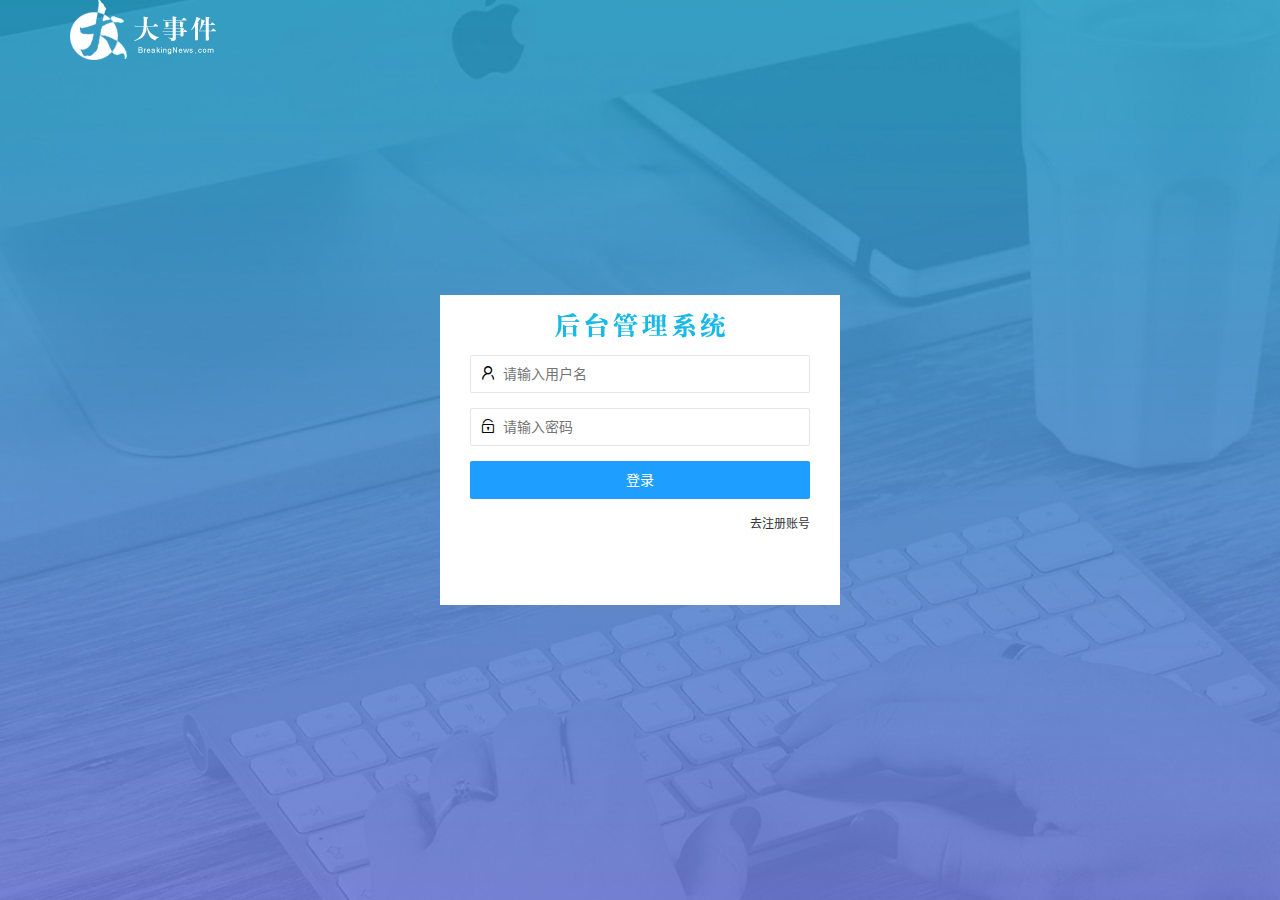
<file: login.html>
<!DOCTYPE html>
<html lang="zh-cn">
<head>
    <meta charset="UTF-8">
    <meta http-equiv="X-UA-Compatible" content="IE=edge">
    <meta name="keywords" content="关键词信息">
    <meta name="description" content="描述信息">
    <meta name="viewport" content="width=device-width,initial-scale=1.0">
    <link rel="shortcut icon" href="" type="image/x-icon">
    <title>大事件登录事件</title>
    <!-- 导入自己的样式表文件  -->
    <link rel="stylesheet" href="/assets/css/login.css">
    <!-- 导入layui样式 -->
    <link rel="stylesheet" href="/assets/lib/layui/css/layui.css">
</head>

<body>
    <!-- logo -->
    <div class="layui-main">
        <img src="/assets/images/logo.png" alt="" />
    </div>
    <!-- 登录注册区域 -->
    <div class="loginAndRegBox">
        <div class="title-box"></div>
        <!-- 登录的div -->
        <div class="login-box">
            <form class="layui-form" id="form_login">
                <!-- 用户名 -->
                <div class="layui-form-item">
                    <i class="layui-icon layui-icon-username"></i>
                    <input type="text" name="username" required lay-verify="required" placeholder="请输入用户名"
                        autocomplete="off" class="layui-input">
                </div>
                <!-- 密码 -->
                <div class="layui-form-item">
                    <i class="layui-icon layui-icon-password"></i>
                    <input type="password" name="password" required lay-verify="required|pwd" placeholder="请输入密码"
                        autocomplete="off" class="layui-input">
                </div>
                <!-- 登录按钮 -->
                <div class="layui-form-item">
                    <button class="layui-btn layui-btn-fluid layui-btn-normal" lay-submit
                        lay-filter="formDemo">登录</button>
                </div>
                <div class="layui-form-item links">
                    <a href="javascript:;" id="link_reg">去注册账号</a>
                </div>
            </form>

        </div>
        <!-- 注册的div -->
        <div class="reg-box">
            <form class="layui-form" id="form_reg">
                <!-- 用户名 -->
                <div class="layui-form-item">
                    <i class="layui-icon layui-icon-username"></i>
                    <input type="text" name="username" required lay-verify="required" placeholder="请输入用户名"
                        autocomplete="off" class="layui-input">
                </div>
                <!-- 密码 -->
                <div class="layui-form-item">
                    <i class="layui-icon layui-icon-password"></i>
                    <input type="password" name="password" required lay-verify="required|pwd" placeholder="请输入密码"
                        autocomplete="off" class="layui-input">
                </div>
                <!-- 密码确认框 -->
                <div class="layui-form-item">
                    <i class="layui-icon layui-icon-password"></i>
                    <input type="password" name="repassword" required lay-verify="required|pwd|repwd" placeholder="再次确认请输入密码"
                        autocomplete="off" class="layui-input">
                </div>
                <!-- 登录按钮 -->
                <div class="layui-form-item">
                    <button class="layui-btn layui-btn-fluid layui-btn-normal" lay-submit
                        lay-filter="formDemo">注册</button>
                </div>
                <div class="layui-form-item links">
                    <a href="javascript:;" id="link_login">去登录</a>
                </div>
            </form>
            
        </div>
    </div>
    <!-- 导入laiyuijs文件 -->
    <script src="/assets/lib/layui/layui.all.js"></script>
    <!-- 导入jQuery -->
    <script src="/assets/lib/jquery.js"></script>
    <script src="/assets/js/baseAPI.js"></script>
    <!-- 引入自己的js文件 -->
    <script src="/assets/js/login.js"></script>
    
</body>

</html>
</file>
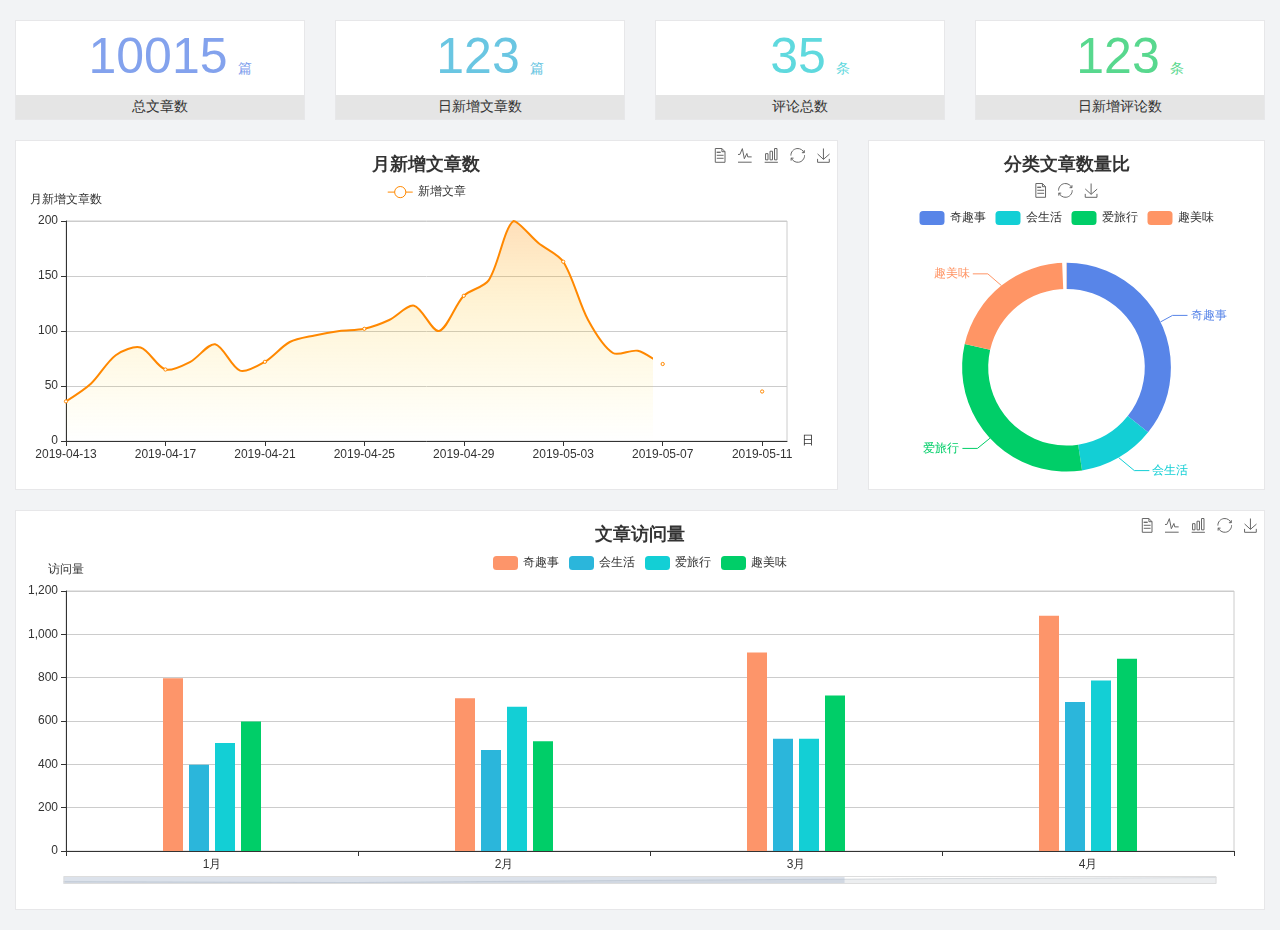
<file: home/dashboard.html>
<!DOCTYPE html>
<html lang="en">

<head>
  <meta charset="UTF-8">
  <meta name="viewport" content="width=device-width, initial-scale=1.0">
  <meta http-equiv="X-UA-Compatible" content="ie=edge">
  <title>图表统计</title>
  <link rel="stylesheet" href="../../assets/lib/bootstrap.css" />
  <link rel="stylesheet" href="../../assets/lib/main.css" />
  <script src="../../assets/lib/jquery.js"></script>
  <script type="text/javascript" src="../../assets/lib/echarts.min.js"></script>
</head>

<body>
  <div class="container-fluid">
    <div class="row spannel_list">
      <div class="col-sm-3 col-xs-6">
        <div class="spannel">
          <em>10015</em><span>篇</span>
          <b>总文章数</b>
        </div>
      </div>
      <div class="col-sm-3 col-xs-6">
        <div class="spannel scolor01">
          <em>123</em><span>篇</span>
          <b>日新增文章数</b>
        </div>
      </div>
      <div class="col-sm-3 col-xs-6">
        <div class="spannel scolor02">
          <em>35</em><span>条</span>
          <b>评论总数</b>
        </div>
      </div>
      <div class="col-sm-3 col-xs-6">
        <div class="spannel scolor03">
          <em>123</em><span>条</span>
          <b>日新增评论数</b>
        </div>
      </div>
    </div>
  </div>

  <div class="container-fluid">
    <div class="row curve-pie">
      <div class="col-lg-8 col-md-8">
        <div class="gragh_pannel" id="curve_show"></div>
      </div>
      <div class="col-lg-4 col-md-4">
        <div class="gragh_pannel" id="pie_show"></div>
      </div>
    </div>
  </div>

  <div class="container-fluid">
    <div class="column_pannel" id="column_show"></div>
  </div>

  <script>
    var oChart = echarts.init(document.getElementById('curve_show'));
    var aList_all = [
      { 'count': 36, 'date': '2019-04-13' },
      { 'count': 52, 'date': '2019-04-14' },
      { 'count': 78, 'date': '2019-04-15' },
      { 'count': 85, 'date': '2019-04-16' },
      { 'count': 65, 'date': '2019-04-17' },
      { 'count': 72, 'date': '2019-04-18' },
      { 'count': 88, 'date': '2019-04-19' },
      { 'count': 64, 'date': '2019-04-20' },
      { 'count': 72, 'date': '2019-04-21' },
      { 'count': 90, 'date': '2019-04-22' },
      { 'count': 96, 'date': '2019-04-23' },
      { 'count': 100, 'date': '2019-04-24' },
      { 'count': 102, 'date': '2019-04-25' },
      { 'count': 110, 'date': '2019-04-26' },
      { 'count': 123, 'date': '2019-04-27' },
      { 'count': 100, 'date': '2019-04-28' },
      { 'count': 132, 'date': '2019-04-29' },
      { 'count': 146, 'date': '2019-04-30' },
      { 'count': 200, 'date': '2019-05-01' },
      { 'count': 180, 'date': '2019-05-02' },
      { 'count': 163, 'date': '2019-05-03' },
      { 'count': 110, 'date': '2019-05-04' },
      { 'count': 80, 'date': '2019-05-05' },
      { 'count': 82, 'date': '2019-05-06' },
      { 'count': 70, 'date': '2019-05-07' },
      { 'count': 65, 'date': '2019-05-08' },
      { 'count': 54, 'date': '2019-05-09' },
      { 'count': 40, 'date': '2019-05-10' },
      { 'count': 45, 'date': '2019-05-11' },
      { 'count': 38, 'date': '2019-05-12' },
    ];

    let aCount = [];
    let aDate = [];

    for (var i = 0; i < aList_all.length; i++) {
      aCount.push(aList_all[i].count);
      aDate.push(aList_all[i].date);
    }

    var chartopt = {
      title: {
        text: '月新增文章数',
        left: 'center',
        top: '10'
      },
      tooltip: {
        trigger: 'axis'
      },
      legend: {
        data: ['新增文章'],
        top: '40'
      },
      toolbox: {
        show: true,
        feature: {
          mark: { show: true },
          dataView: { show: true, readOnly: false },
          magicType: { show: true, type: ['line', 'bar'] },
          restore: { show: true },
          saveAsImage: { show: true }
        }
      },
      calculable: true,
      xAxis: [
        {
          name: '日',
          type: 'category',
          boundaryGap: false,
          data: aDate
        }
      ],
      yAxis: [
        {
          name: '月新增文章数',
          type: 'value'
        }
      ],
      series: [
        {
          name: '新增文章',
          type: 'line',
          smooth: true,
          itemStyle: { normal: { areaStyle: { type: 'default' }, color: '#f80' }, lineStyle: { color: '#f80' } },
          data: aCount
        }],
      areaStyle: {
        normal: {
          color: new echarts.graphic.LinearGradient(0, 0, 0, 1, [{
            offset: 0,
            color: 'rgba(255,136,0,0.39)'
          }, {
            offset: .34,
            color: 'rgba(255,180,0,0.25)'
          }, {
            offset: 1,
            color: 'rgba(255,222,0,0.00)'
          }])

        }
      },
      grid: {
        show: true,
        x: 50,
        x2: 50,
        y: 80,
        height: 220
      }
    };

    oChart.setOption(chartopt);


    var oPie = echarts.init(document.getElementById('pie_show'));
    var oPieopt =
    {
      title: {
        top: 10,
        text: '分类文章数量比',
        x: 'center'
      },
      tooltip: {
        trigger: 'item',
        formatter: "{a} <br/>{b} : {c} ({d}%)"
      },
      color: ['#5885e8', '#13cfd5', '#00ce68', '#ff9565'],
      legend: {
        x: 'center',
        top: 65,
        data: ['奇趣事', '会生活', '爱旅行', '趣美味']
      },
      toolbox: {
        show: true,
        x: 'center',
        top: 35,
        feature: {
          mark: { show: true },
          dataView: { show: true, readOnly: false },
          magicType: {
            show: true,
            type: ['pie', 'funnel'],
            option: {
              funnel: {
                x: '25%',
                width: '50%',
                funnelAlign: 'left',
                max: 1548
              }
            }
          },
          restore: { show: true },
          saveAsImage: { show: true }
        }
      },
      calculable: true,
      series: [
        {
          name: '访问来源',
          type: 'pie',
          radius: ['45%', '60%'],
          center: ['50%', '65%'],
          data: [
            { value: 300, name: '奇趣事' },
            { value: 100, name: '会生活' },
            { value: 260, name: '爱旅行' },
            { value: 180, name: '趣美味' }
          ]
        }
      ]
    };
    oPie.setOption(oPieopt);



    var oColumn = this.echarts.init(document.getElementById('column_show'));
    var oColumnopt =
    {
      title: {
        text: '文章访问量',
        left: 'center',
        top: '10'
      },
      tooltip: {
        trigger: 'axis'
      },
      legend: {
        data: ['奇趣事', '会生活', '爱旅行', '趣美味'],
        top: '40'
      },
      toolbox: {
        show: true,
        feature: {
          mark: { show: true },
          dataView: { show: true, readOnly: false },
          magicType: { show: true, type: ['line', 'bar'] },
          restore: { show: true },
          saveAsImage: { show: true }
        }
      },
      calculable: true,
      xAxis: [
        {
          type: 'category',
          data: ['1月', '2月', '3月', '4月', '5月']
        }
      ],
      yAxis: [
        {
          name: '访问量',
          type: 'value'
        }
      ],
      series: [
        {
          name: '奇趣事',
          type: 'bar',
          barWidth: 20,
          itemStyle: {
            normal: { areaStyle: { type: 'default' }, color: '#fd956a' }
          },
          data: [800, 708, 920, 1090, 1200]
        },
        {
          name: '会生活',
          type: 'bar',
          barWidth: 20,
          itemStyle: {
            normal: { areaStyle: { type: 'default' }, color: '#2bb6db' }
          },
          data: [400, 468, 520, 690, 800]
        },
        {
          name: '爱旅行',
          type: 'bar',
          barWidth: 20,
          itemStyle: {
            normal: { areaStyle: { type: 'default' }, color: '#13cfd5' }
          },
          data: [500, 668, 520, 790, 900]
        },
        {
          name: '趣美味',
          type: 'bar',
          barWidth: 20,
          itemStyle: {
            normal: { areaStyle: { type: 'default' }, color: '#00ce68' }
          },
          data: [600, 508, 720, 890, 1000]
        }
      ],
      grid: {
        show: true,
        x: 50,
        x2: 30,
        y: 80,
        height: 260
      },
      dataZoom: [//给x轴设置滚动条
        {
          start: 0,//默认为0
          end: 100 - 1000 / 31,//默认为100
          type: 'slider',
          show: true,
          xAxisIndex: [0],
          handleSize: 0,//滑动条的 左右2个滑动条的大小
          height: 8,//组件高度
          left: 45, //左边的距离
          right: 50,//右边的距离
          bottom: 26,//右边的距离
          handleColor: '#ddd',//h滑动图标的颜色
          handleStyle: {
            borderColor: "#cacaca",
            borderWidth: "1",
            shadowBlur: 2,
            background: "#ddd",
            shadowColor: "#ddd",
          }
        }]
    };
    oColumn.setOption(oColumnopt);
  </script>
</body>

</html>
</file>
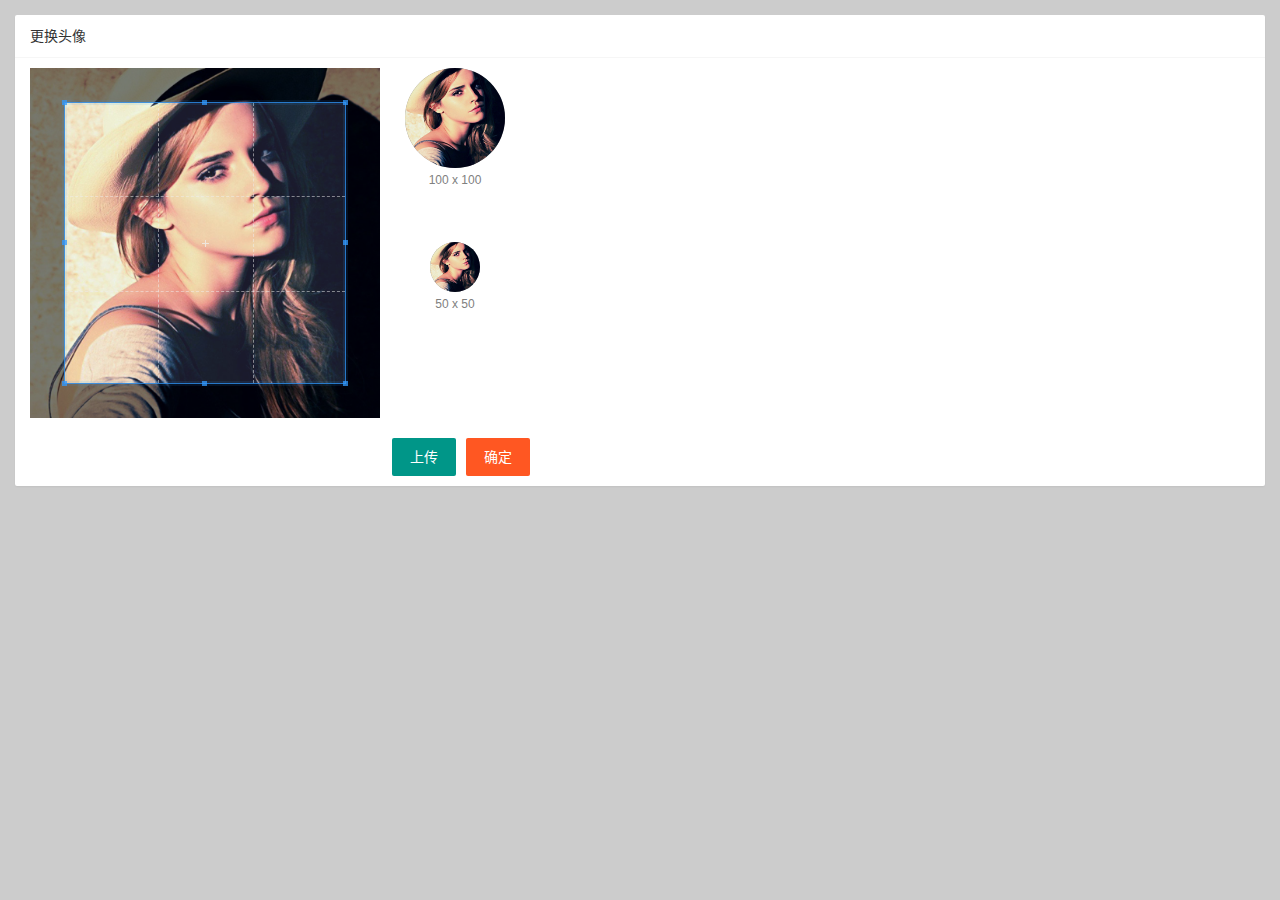
<file: user/user_avatar.html>
<!DOCTYPE html>
<html lang="zh-cn">

<head>
    <meta charset="UTF-8">
    <meta http-equiv="X-UA-Compatible" content="IE=edge">
    <meta name="keywords" content="关键词信息">
    <meta name="description" content="描述信息">
    <meta name="viewport" content="width=device-width,initial-scale=1.0">
    <link rel="shortcut icon" href="" type="image/x-icon">
    <title>袁大一</title>
    <link rel="stylesheet" href="/assets/lib/layui/css/layui.css">
    <link rel="stylesheet" href="/assets/css/user/user_avatar.css">
    <link rel="stylesheet" href="/assets/lib/cropper/cropper.css" />
</head>

<body>
    <!-- 卡片区域 -->
    <div class="layui-card">
        <div class="layui-card-header">更换头像</div>
        <div class="layui-card-body">
            <!-- 第一行的图片裁剪和预览区域 -->
            <div class="row1">
                <!-- 图片裁剪区域 -->
                <div class="cropper-box">
                    <!-- 这个 img 标签很重要，将来会把它初始化为裁剪区域 -->
                    <img id="image" src="/assets/images/sample.jpg" />
                </div>
                <!-- 图片的预览区域 -->
                <div class="preview-box">
                    <div>
                        <!-- 宽高为 100px 的预览区域 -->
                        <div class="img-preview w100"></div>
                        <p class="size">100 x 100</p>
                    </div>
                    <div>
                        <!-- 宽高为 50px 的预览区域 -->
                        <div class="img-preview w50"></div>
                        <p class="size">50 x 50</p>
                    </div>
                </div>
            </div>

            <!-- 第二行的按钮区域 -->
            <div class="row2">
                <input type="file" id="file" accept="image/png,image/jpeg">
                <button type="button" class="layui-btn" id="btnChoseImage">上传</button>
                <button type="button" class="layui-btn layui-btn-danger" id="btnUpload">确定</button>
            </div>
        </div>
    </div>
    <script src="/assets/lib/layui/layui.all.js"></script>
    <script src="/assets/lib/jquery.js"></script>
    <script src="/assets/lib/cropper/Cropper.js"></script>
    <script src="/assets/lib/cropper/jquery-cropper.js"></script>
    <script src="/assets/js/baseAPI.js"></script>
    <script src="/assets/js/user/user_avatar.js"></script>
</body>

</html>
</file>
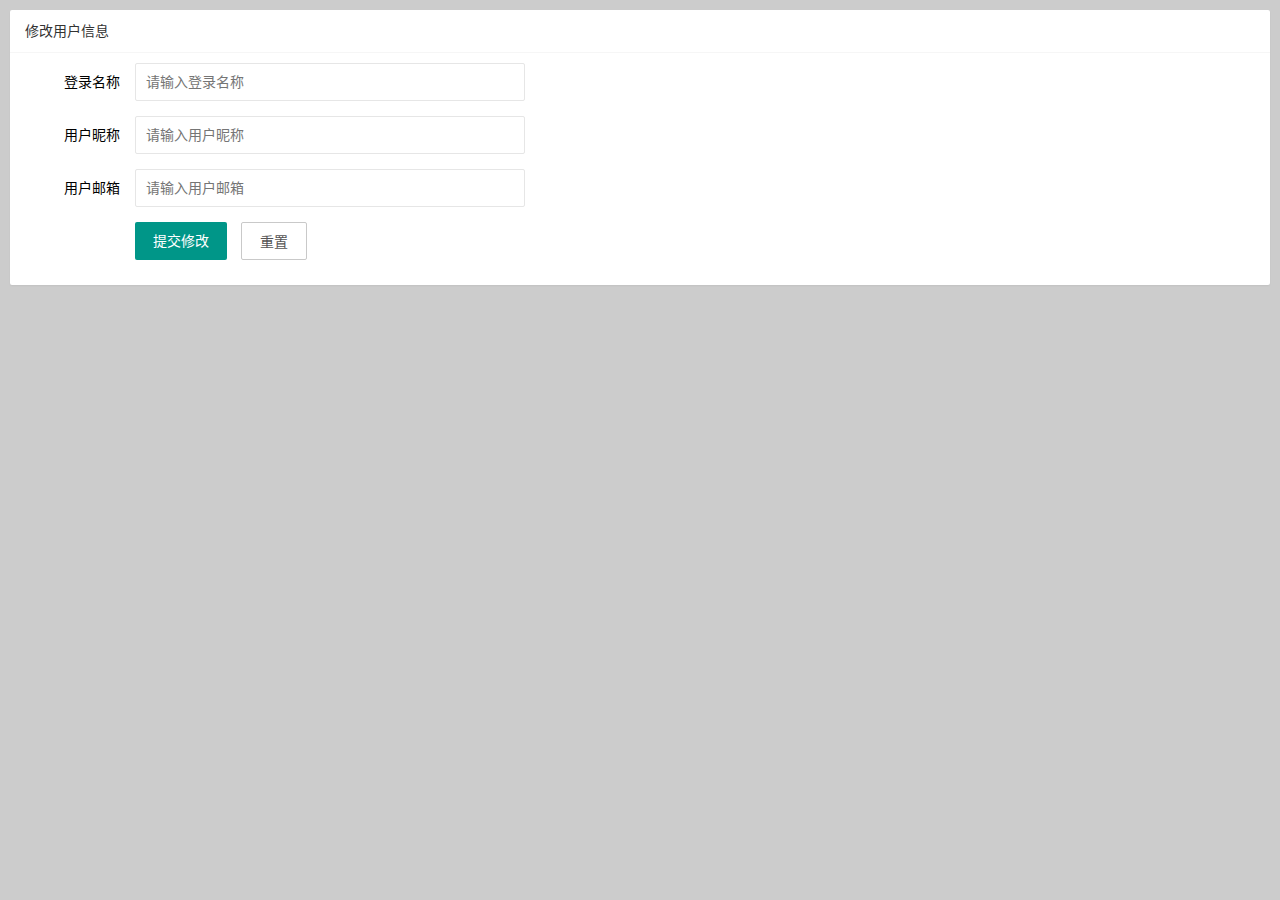
<file: user/user_info.html>
<!DOCTYPE html>
<html lang="zh-cn">

<head>
    <meta charset="UTF-8">
    <meta http-equiv="X-UA-Compatible" content="IE=edge">
    <meta name="keywords" content="关键词信息">
    <meta name="description" content="描述信息">
    <meta name="viewport" content="width=device-width,initial-scale=1.0">
    <link rel="shortcut icon" href="" type="image/x-icon">
    <title>袁大一</title>
    <link rel="stylesheet" href="/assets/lib/layui/css/layui.css">
    <link rel="stylesheet" href="/assets/css/user/user_info.css">
</head>

<body>
    <div class="layui-card">
        <div class="layui-card-header">修改用户信息</div>
        <div class="layui-card-body">
            <form class="layui-form" lay-filter="formUserInfo">
                <input type="hidden" name="id"/>
                <div class="layui-form-item">
                    <label class="layui-form-label">登录名称</label>
                    <div class="layui-input-block">
                        <input type="text" name="username" required lay-verify="required" placeholder="请输入登录名称"
                            autocomplete="off" class="layui-input" readonly>
                    </div>
                </div>
                <div class="layui-form-item">
                    <label class="layui-form-label">用户昵称</label>
                    <div class="layui-input-block">
                        <input type="text" name="nickname" required lay-verify="required|nickname" placeholder="请输入用户昵称"
                            autocomplete="off" class="layui-input">
                    </div>
                </div>
                <div class="layui-form-item">
                    <label class="layui-form-label">用户邮箱</label>
                    <div class="layui-input-block">
                        <input type="text" name="email" required lay-verify="required|email" placeholder="请输入用户邮箱"
                            autocomplete="off" class="layui-input">
                    </div>
                </div>
                <div class="layui-form-item">
                    <div class="layui-input-block">
                        <button class="layui-btn" lay-submit lay-filter="formDemo">提交修改</button>
                        <button type="reset" class="layui-btn layui-btn-primary" id="btnReset">重置</button>
                    </div>
                </div>
            </form>
        </div>
    </div>
    <script src="/assets/lib/layui/layui.all.js"></script>
    <script src="/assets/lib/jquery.js"></script>
    <script src="/assets/js/baseAPI.js"></script>
    <script src="/assets/js/user/user_info.js"></script>
</body>

</html>
</file>
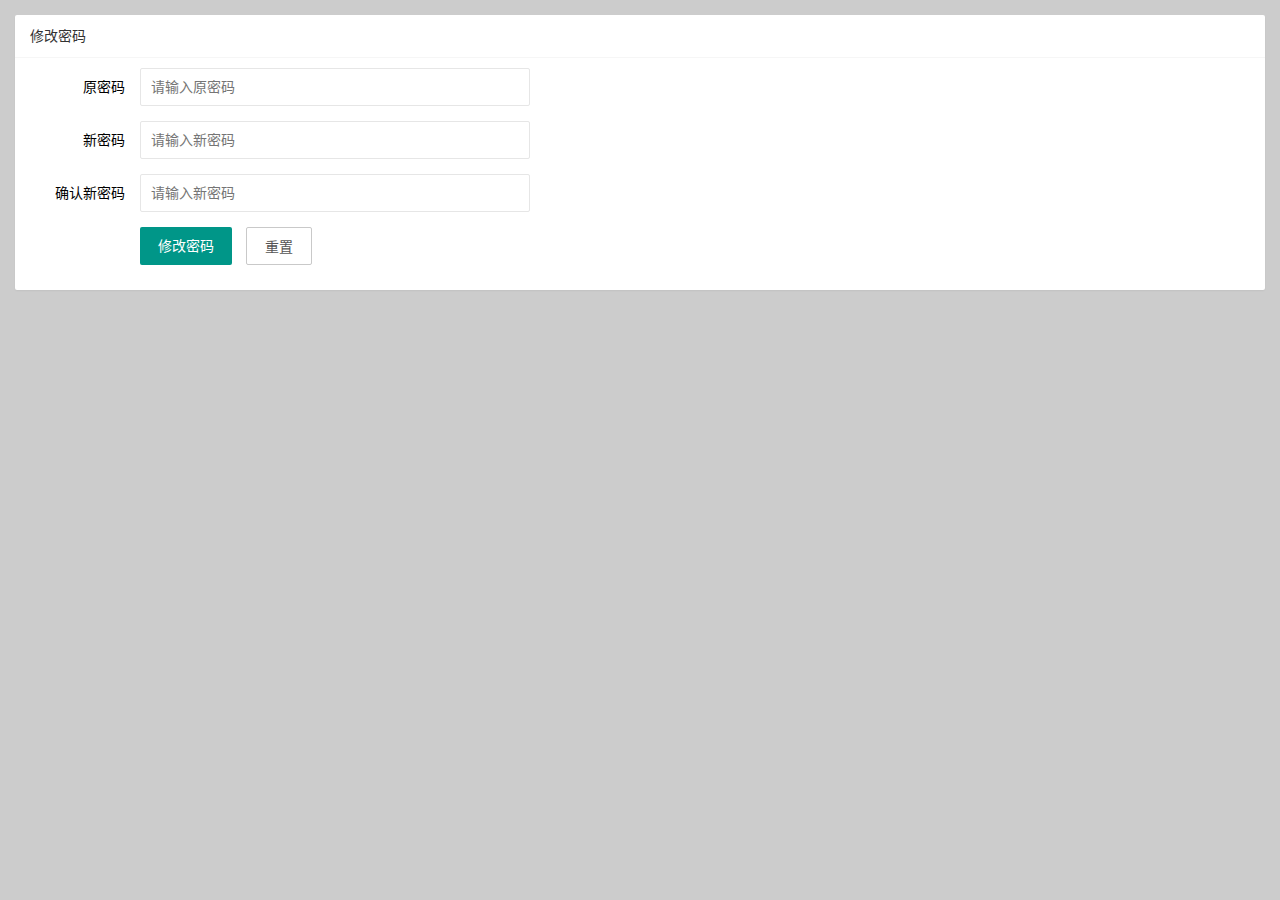
<file: user/user_pwd.html>
<!DOCTYPE html>
<html lang="zh-cn">

<head>
    <meta charset="UTF-8">
    <meta http-equiv="X-UA-Compatible" content="IE=edge">
    <meta name="keywords" content="关键词信息">
    <meta name="description" content="描述信息">
    <meta name="viewport" content="width=device-width,initial-scale=1.0">
    <link rel="shortcut icon" href="" type="image/x-icon">
    <title>袁大一</title>
    <link rel="stylesheet" href="/assets/lib/layui/css/layui.css">
    <link rel="stylesheet" href="/assets/css/user/user_pwd.css">
</head>

<body>
    <!-- 卡片区域 -->
    <div class="layui-card">
        <div class="layui-card-header">修改密码</div>
        <div class="layui-card-body">
            <form class="layui-form" action="">
                <div class="layui-form-item">
                    <label class="layui-form-label">原密码</label>
                    <div class="layui-input-block">
                        <input type="password" name="oldPwd" required lay-verify="required|pwd" placeholder="请输入原密码"
                            autocomplete="off" class="layui-input">
                    </div>
                </div>
                <div class="layui-form-item">
                    <label class="layui-form-label">新密码</label>
                    <div class="layui-input-block">
                        <input type="password" name="newPwd" required lay-verify="required|pwd|samePwd" placeholder="请输入新密码"
                            autocomplete="off" class="layui-input">
                    </div>
                </div>
                <div class="layui-form-item">
                    <label class="layui-form-label">确认新密码</label>
                    <div class="layui-input-block">
                        <input type="password" name="rePwd" required lay-verify="required|pwd|rePwd" placeholder="请输入新密码"
                            autocomplete="off" class="layui-input">
                    </div>
                </div>
                <div class="layui-form-item">
                    <div class="layui-input-block">
                      <button class="layui-btn" lay-submit lay-filter="formDemo">修改密码</button>
                      <button type="reset" class="layui-btn layui-btn-primary">重置</button>
                    </div>
                  </div>
            </form>
        </div>
    </div>
    <script src="/assets/lib/layui/layui.all.js"></script>
    <script src="/assets/lib/jquery.js"></script>
    <script src="/assets/js/baseAPI.js"></script>
    <script src="/assets/js/user/user_pwd.js"></script>
</body>

</html>
</file>
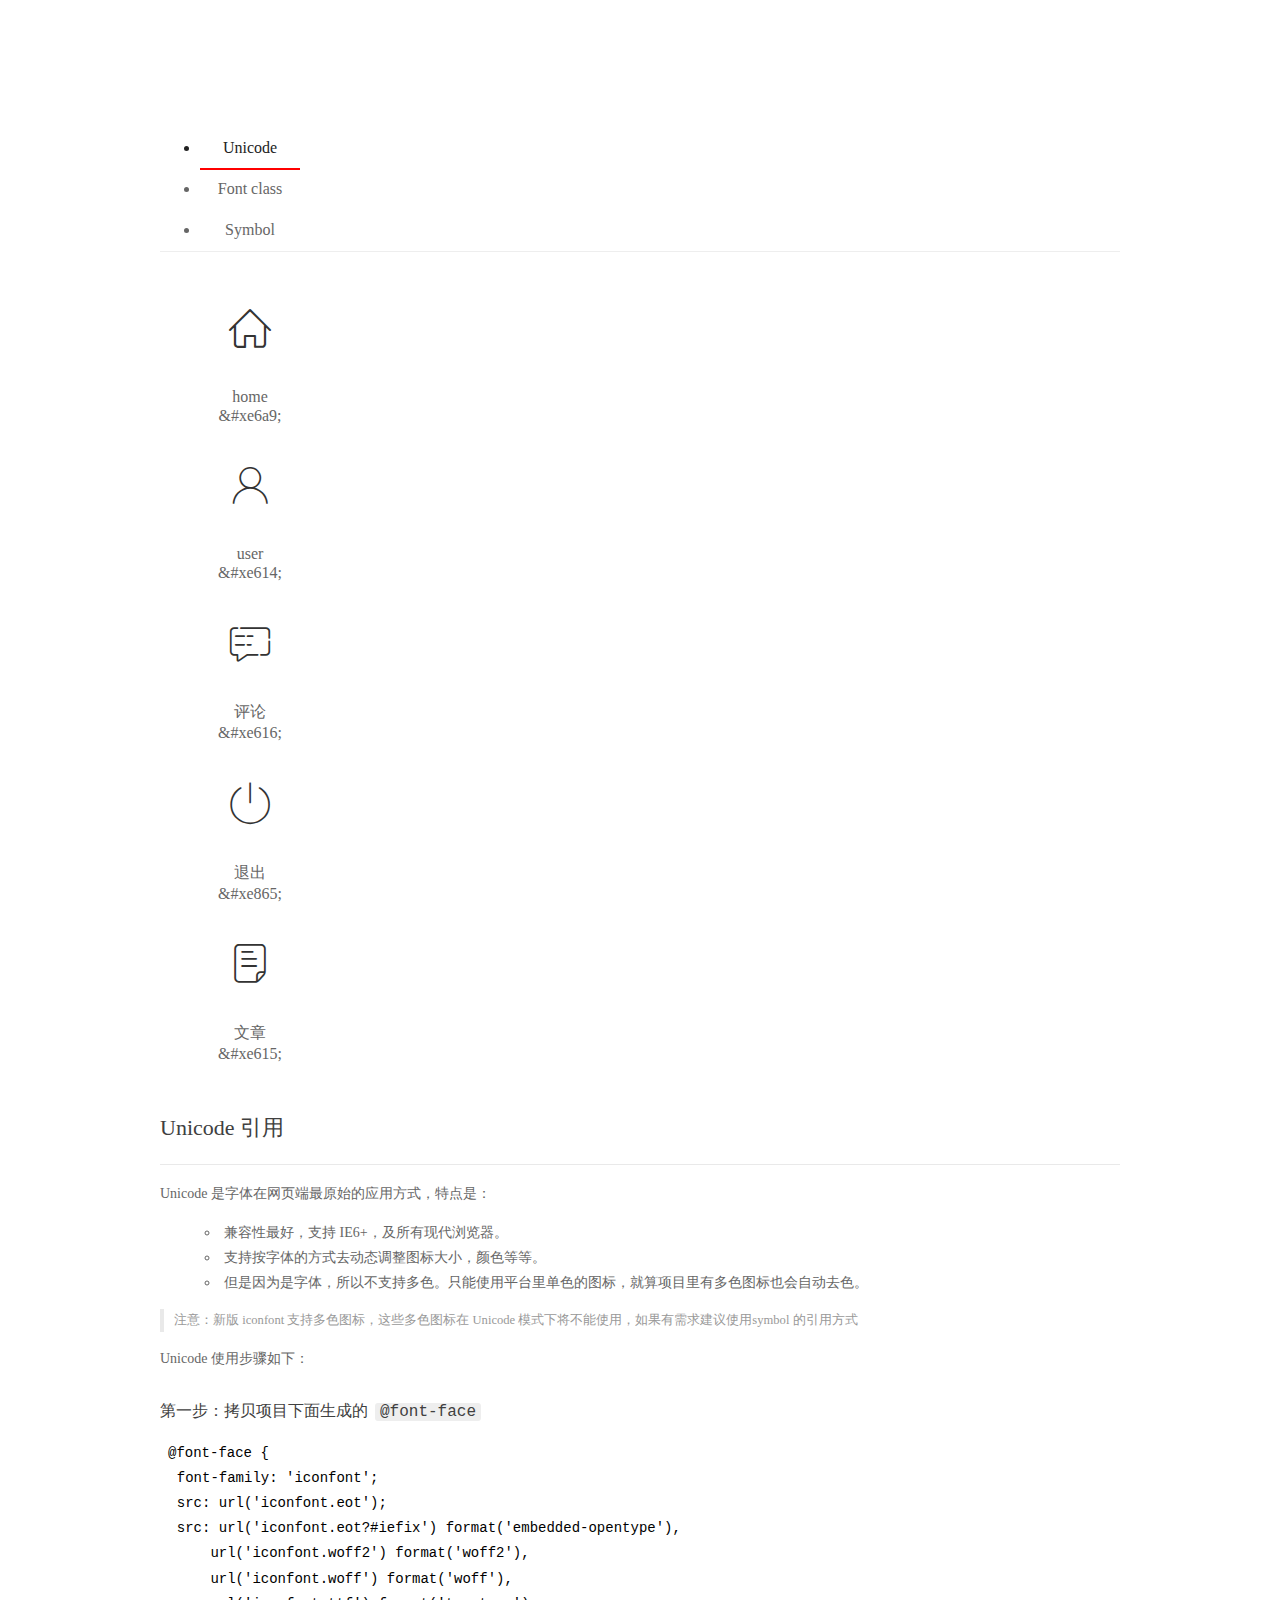
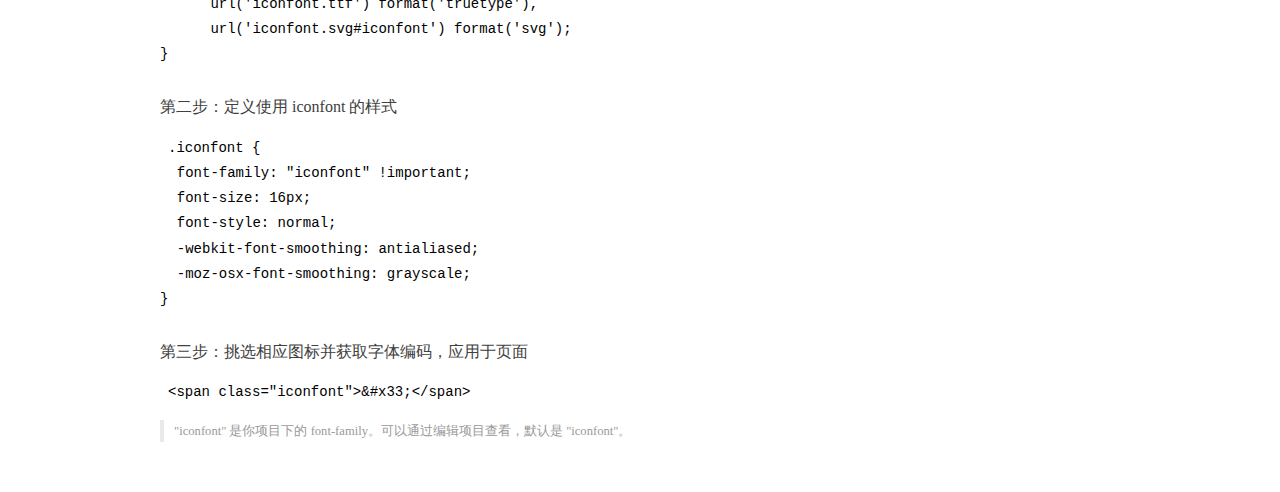
<file: assets/fonts/demo_index.html>
<!DOCTYPE html>
<html>
<head>
  <meta charset="utf-8"/>
  <title>IconFont Demo</title>
  <link rel="shortcut icon" href="https://gtms04.alicdn.com/tps/i4/TB1_oz6GVXXXXaFXpXXJDFnIXXX-64-64.ico" type="image/x-icon"/>
  <link rel="stylesheet" href="https://g.alicdn.com/thx/cube/1.3.2/cube.min.css">
  <link rel="stylesheet" href="demo.css">
  <link rel="stylesheet" href="iconfont.css">
  <script src="iconfont.js"></script>
  <!-- jQuery -->
  <script src="https://a1.alicdn.com/oss/uploads/2018/12/26/7bfddb60-08e8-11e9-9b04-53e73bb6408b.js"></script>
  <!-- 代码高亮 -->
  <script src="https://a1.alicdn.com/oss/uploads/2018/12/26/a3f714d0-08e6-11e9-8a15-ebf944d7534c.js"></script>
</head>
<body>
  <div class="main">
    <h1 class="logo"><a href="https://www.iconfont.cn/" title="iconfont 首页" target="_blank">&#xe86b;</a></h1>
    <div class="nav-tabs">
      <ul id="tabs" class="dib-box">
        <li class="dib active"><span>Unicode</span></li>
        <li class="dib"><span>Font class</span></li>
        <li class="dib"><span>Symbol</span></li>
      </ul>
      
    </div>
    <div class="tab-container">
      <div class="content unicode" style="display: block;">
          <ul class="icon_lists dib-box">
          
            <li class="dib">
              <span class="icon iconfont">&#xe6a9;</span>
                <div class="name">home</div>
                <div class="code-name">&amp;#xe6a9;</div>
              </li>
          
            <li class="dib">
              <span class="icon iconfont">&#xe614;</span>
                <div class="name">user</div>
                <div class="code-name">&amp;#xe614;</div>
              </li>
          
            <li class="dib">
              <span class="icon iconfont">&#xe616;</span>
                <div class="name">评论</div>
                <div class="code-name">&amp;#xe616;</div>
              </li>
          
            <li class="dib">
              <span class="icon iconfont">&#xe865;</span>
                <div class="name">退出</div>
                <div class="code-name">&amp;#xe865;</div>
              </li>
          
            <li class="dib">
              <span class="icon iconfont">&#xe615;</span>
                <div class="name">文章</div>
                <div class="code-name">&amp;#xe615;</div>
              </li>
          
          </ul>
          <div class="article markdown">
          <h2 id="unicode-">Unicode 引用</h2>
          <hr>

          <p>Unicode 是字体在网页端最原始的应用方式，特点是：</p>
          <ul>
            <li>兼容性最好，支持 IE6+，及所有现代浏览器。</li>
            <li>支持按字体的方式去动态调整图标大小，颜色等等。</li>
            <li>但是因为是字体，所以不支持多色。只能使用平台里单色的图标，就算项目里有多色图标也会自动去色。</li>
          </ul>
          <blockquote>
            <p>注意：新版 iconfont 支持多色图标，这些多色图标在 Unicode 模式下将不能使用，如果有需求建议使用symbol 的引用方式</p>
          </blockquote>
          <p>Unicode 使用步骤如下：</p>
          <h3 id="-font-face">第一步：拷贝项目下面生成的 <code>@font-face</code></h3>
<pre><code class="language-css"
>@font-face {
  font-family: 'iconfont';
  src: url('iconfont.eot');
  src: url('iconfont.eot?#iefix') format('embedded-opentype'),
      url('iconfont.woff2') format('woff2'),
      url('iconfont.woff') format('woff'),
      url('iconfont.ttf') format('truetype'),
      url('iconfont.svg#iconfont') format('svg');
}
</code></pre>
          <h3 id="-iconfont-">第二步：定义使用 iconfont 的样式</h3>
<pre><code class="language-css"
>.iconfont {
  font-family: "iconfont" !important;
  font-size: 16px;
  font-style: normal;
  -webkit-font-smoothing: antialiased;
  -moz-osx-font-smoothing: grayscale;
}
</code></pre>
          <h3 id="-">第三步：挑选相应图标并获取字体编码，应用于页面</h3>
<pre>
<code class="language-html"
>&lt;span class="iconfont"&gt;&amp;#x33;&lt;/span&gt;
</code></pre>
          <blockquote>
            <p>"iconfont" 是你项目下的 font-family。可以通过编辑项目查看，默认是 "iconfont"。</p>
          </blockquote>
          </div>
      </div>
      <div class="content font-class">
        <ul class="icon_lists dib-box">
          
          <li class="dib">
            <span class="icon iconfont icon-home"></span>
            <div class="name">
              home
            </div>
            <div class="code-name">.icon-home
            </div>
          </li>
          
          <li class="dib">
            <span class="icon iconfont icon-user"></span>
            <div class="name">
              user
            </div>
            <div class="code-name">.icon-user
            </div>
          </li>
          
          <li class="dib">
            <span class="icon iconfont icon-pinglun"></span>
            <div class="name">
              评论
            </div>
            <div class="code-name">.icon-pinglun
            </div>
          </li>
          
          <li class="dib">
            <span class="icon iconfont icon-tuichu"></span>
            <div class="name">
              退出
            </div>
            <div class="code-name">.icon-tuichu
            </div>
          </li>
          
          <li class="dib">
            <span class="icon iconfont icon-16"></span>
            <div class="name">
              文章
            </div>
            <div class="code-name">.icon-16
            </div>
          </li>
          
        </ul>
        <div class="article markdown">
        <h2 id="font-class-">font-class 引用</h2>
        <hr>

        <p>font-class 是 Unicode 使用方式的一种变种，主要是解决 Unicode 书写不直观，语意不明确的问题。</p>
        <p>与 Unicode 使用方式相比，具有如下特点：</p>
        <ul>
          <li>兼容性良好，支持 IE8+，及所有现代浏览器。</li>
          <li>相比于 Unicode 语意明确，书写更直观。可以很容易分辨这个 icon 是什么。</li>
          <li>因为使用 class 来定义图标，所以当要替换图标时，只需要修改 class 里面的 Unicode 引用。</li>
          <li>不过因为本质上还是使用的字体，所以多色图标还是不支持的。</li>
        </ul>
        <p>使用步骤如下：</p>
        <h3 id="-fontclass-">第一步：引入项目下面生成的 fontclass 代码：</h3>
<pre><code class="language-html">&lt;link rel="stylesheet" href="./iconfont.css"&gt;
</code></pre>
        <h3 id="-">第二步：挑选相应图标并获取类名，应用于页面：</h3>
<pre><code class="language-html">&lt;span class="iconfont icon-xxx"&gt;&lt;/span&gt;
</code></pre>
        <blockquote>
          <p>"
            iconfont" 是你项目下的 font-family。可以通过编辑项目查看，默认是 "iconfont"。</p>
        </blockquote>
      </div>
      </div>
      <div class="content symbol">
          <ul class="icon_lists dib-box">
          
            <li class="dib">
                <svg class="icon svg-icon" aria-hidden="true">
                  <use xlink:href="#icon-home"></use>
                </svg>
                <div class="name">home</div>
                <div class="code-name">#icon-home</div>
            </li>
          
            <li class="dib">
                <svg class="icon svg-icon" aria-hidden="true">
                  <use xlink:href="#icon-user"></use>
                </svg>
                <div class="name">user</div>
                <div class="code-name">#icon-user</div>
            </li>
          
            <li class="dib">
                <svg class="icon svg-icon" aria-hidden="true">
                  <use xlink:href="#icon-pinglun"></use>
                </svg>
                <div class="name">评论</div>
                <div class="code-name">#icon-pinglun</div>
            </li>
          
            <li class="dib">
                <svg class="icon svg-icon" aria-hidden="true">
                  <use xlink:href="#icon-tuichu"></use>
                </svg>
                <div class="name">退出</div>
                <div class="code-name">#icon-tuichu</div>
            </li>
          
            <li class="dib">
                <svg class="icon svg-icon" aria-hidden="true">
                  <use xlink:href="#icon-16"></use>
                </svg>
                <div class="name">文章</div>
                <div class="code-name">#icon-16</div>
            </li>
          
          </ul>
          <div class="article markdown">
          <h2 id="symbol-">Symbol 引用</h2>
          <hr>

          <p>这是一种全新的使用方式，应该说这才是未来的主流，也是平台目前推荐的用法。相关介绍可以参考这篇<a href="">文章</a>
            这种用法其实是做了一个 SVG 的集合，与另外两种相比具有如下特点：</p>
          <ul>
            <li>支持多色图标了，不再受单色限制。</li>
            <li>通过一些技巧，支持像字体那样，通过 <code>font-size</code>, <code>color</code> 来调整样式。</li>
            <li>兼容性较差，支持 IE9+，及现代浏览器。</li>
            <li>浏览器渲染 SVG 的性能一般，还不如 png。</li>
          </ul>
          <p>使用步骤如下：</p>
          <h3 id="-symbol-">第一步：引入项目下面生成的 symbol 代码：</h3>
<pre><code class="language-html">&lt;script src="./iconfont.js"&gt;&lt;/script&gt;
</code></pre>
          <h3 id="-css-">第二步：加入通用 CSS 代码（引入一次就行）：</h3>
<pre><code class="language-html">&lt;style&gt;
.icon {
  width: 1em;
  height: 1em;
  vertical-align: -0.15em;
  fill: currentColor;
  overflow: hidden;
}
&lt;/style&gt;
</code></pre>
          <h3 id="-">第三步：挑选相应图标并获取类名，应用于页面：</h3>
<pre><code class="language-html">&lt;svg class="icon" aria-hidden="true"&gt;
  &lt;use xlink:href="#icon-xxx"&gt;&lt;/use&gt;
&lt;/svg&gt;
</code></pre>
          </div>
      </div>

    </div>
  </div>
  <script>
  $(document).ready(function () {
      $('.tab-container .content:first').show()

      $('#tabs li').click(function (e) {
        var tabContent = $('.tab-container .content')
        var index = $(this).index()

        if ($(this).hasClass('active')) {
          return
        } else {
          $('#tabs li').removeClass('active')
          $(this).addClass('active')

          tabContent.hide().eq(index).fadeIn()
        }
      })
    })
  </script>
</body>
</html>
</file>
<file: assets/css/login.css>
/* 清除默认样式 */
html,
body {
    margin: 0;
    padding: 0;
    width: 100%;
    height: 100%;
    background: url('/assets/images/login_bg.jpg') no-repeat center;
    background-size: cover;
}
.loginAndRegBox {
    width: 400px;
    height: 310px;
    background-color: #fff;
    position: absolute;
    left: 50%;
    top: 50%;
    transform: translate(-50%,-50%);
}
.title-box {
    height: 60px;
    background: url('/assets/images/login_title.png') no-repeat center;
}
.reg-box {
    display: none;
}
.layui-form {
    padding: 0 30px;

}
.links {
    display: flex;
    justify-content: flex-end;
}
.links a {
    font-size: 12px;
}
.layui-form-item {
    position: relative;
}
.layui-icon {
    position: absolute;
    left: 10px;
    top: 10px;
}
.layui-input {
    padding-left: 32px !important;
}
</file>
<file: assets/lib/layui/css/layui.css>
/** layui-v2.5.5 MIT License By https://www.layui.com */
 .layui-inline,img{display:inline-block;vertical-align:middle}h1,h2,h3,h4,h5,h6{font-weight:400}.layui-edge,.layui-header,.layui-inline,.layui-main{position:relative}.layui-body,.layui-edge,.layui-elip{overflow:hidden}.layui-btn,.layui-edge,.layui-inline,img{vertical-align:middle}.layui-btn,.layui-disabled,.layui-icon,.layui-unselect{-moz-user-select:none;-webkit-user-select:none;-ms-user-select:none}.layui-elip,.layui-form-checkbox span,.layui-form-pane .layui-form-label{text-overflow:ellipsis;white-space:nowrap}.layui-breadcrumb,.layui-tree-btnGroup{visibility:hidden}blockquote,body,button,dd,div,dl,dt,form,h1,h2,h3,h4,h5,h6,input,li,ol,p,pre,td,textarea,th,ul{margin:0;padding:0;-webkit-tap-highlight-color:rgba(0,0,0,0)}a:active,a:hover{outline:0}img{border:none}li{list-style:none}table{border-collapse:collapse;border-spacing:0}h4,h5,h6{font-size:100%}button,input,optgroup,option,select,textarea{font-family:inherit;font-size:inherit;font-style:inherit;font-weight:inherit;outline:0}pre{white-space:pre-wrap;white-space:-moz-pre-wrap;white-space:-pre-wrap;white-space:-o-pre-wrap;word-wrap:break-word}body{line-height:24px;font:14px Helvetica Neue,Helvetica,PingFang SC,Tahoma,Arial,sans-serif}hr{height:1px;margin:10px 0;border:0;clear:both}a{color:#333;text-decoration:none}a:hover{color:#777}a cite{font-style:normal;*cursor:pointer}.layui-border-box,.layui-border-box *{box-sizing:border-box}.layui-box,.layui-box *{box-sizing:content-box}.layui-clear{clear:both;*zoom:1}.layui-clear:after{content:'\20';clear:both;*zoom:1;display:block;height:0}.layui-inline{*display:inline;*zoom:1}.layui-edge{display:inline-block;width:0;height:0;border-width:6px;border-style:dashed;border-color:transparent}.layui-edge-top{top:-4px;border-bottom-color:#999;border-bottom-style:solid}.layui-edge-right{border-left-color:#999;border-left-style:solid}.layui-edge-bottom{top:2px;border-top-color:#999;border-top-style:solid}.layui-edge-left{border-right-color:#999;border-right-style:solid}.layui-disabled,.layui-disabled:hover{color:#d2d2d2!important;cursor:not-allowed!important}.layui-circle{border-radius:100%}.layui-show{display:block!important}.layui-hide{display:none!important}@font-face{font-family:layui-icon;src:url(../font/iconfont.eot?v=250);src:url(../font/iconfont.eot?v=250#iefix) format('embedded-opentype'),url(../font/iconfont.woff2?v=250) format('woff2'),url(../font/iconfont.woff?v=250) format('woff'),url(../font/iconfont.ttf?v=250) format('truetype'),url(../font/iconfont.svg?v=250#layui-icon) format('svg')}.layui-icon{font-family:layui-icon!important;font-size:16px;font-style:normal;-webkit-font-smoothing:antialiased;-moz-osx-font-smoothing:grayscale}.layui-icon-reply-fill:before{content:"\e611"}.layui-icon-set-fill:before{content:"\e614"}.layui-icon-menu-fill:before{content:"\e60f"}.layui-icon-search:before{content:"\e615"}.layui-icon-share:before{content:"\e641"}.layui-icon-set-sm:before{content:"\e620"}.layui-icon-engine:before{content:"\e628"}.layui-icon-close:before{content:"\1006"}.layui-icon-close-fill:before{content:"\1007"}.layui-icon-chart-screen:before{content:"\e629"}.layui-icon-star:before{content:"\e600"}.layui-icon-circle-dot:before{content:"\e617"}.layui-icon-chat:before{content:"\e606"}.layui-icon-release:before{content:"\e609"}.layui-icon-list:before{content:"\e60a"}.layui-icon-chart:before{content:"\e62c"}.layui-icon-ok-circle:before{content:"\1005"}.layui-icon-layim-theme:before{content:"\e61b"}.layui-icon-table:before{content:"\e62d"}.layui-icon-right:before{content:"\e602"}.layui-icon-left:before{content:"\e603"}.layui-icon-cart-simple:before{content:"\e698"}.layui-icon-face-cry:before{content:"\e69c"}.layui-icon-face-smile:before{content:"\e6af"}.layui-icon-survey:before{content:"\e6b2"}.layui-icon-tree:before{content:"\e62e"}.layui-icon-upload-circle:before{content:"\e62f"}.layui-icon-add-circle:before{content:"\e61f"}.layui-icon-download-circle:before{content:"\e601"}.layui-icon-templeate-1:before{content:"\e630"}.layui-icon-util:before{content:"\e631"}.layui-icon-face-surprised:before{content:"\e664"}.layui-icon-edit:before{content:"\e642"}.layui-icon-speaker:before{content:"\e645"}.layui-icon-down:before{content:"\e61a"}.layui-icon-file:before{content:"\e621"}.layui-icon-layouts:before{content:"\e632"}.layui-icon-rate-half:before{content:"\e6c9"}.layui-icon-add-circle-fine:before{content:"\e608"}.layui-icon-prev-circle:before{content:"\e633"}.layui-icon-read:before{content:"\e705"}.layui-icon-404:before{content:"\e61c"}.layui-icon-carousel:before{content:"\e634"}.layui-icon-help:before{content:"\e607"}.layui-icon-code-circle:before{content:"\e635"}.layui-icon-water:before{content:"\e636"}.layui-icon-username:before{content:"\e66f"}.layui-icon-find-fill:before{content:"\e670"}.layui-icon-about:before{content:"\e60b"}.layui-icon-location:before{content:"\e715"}.layui-icon-up:before{content:"\e619"}.layui-icon-pause:before{content:"\e651"}.layui-icon-date:before{content:"\e637"}.layui-icon-layim-uploadfile:before{content:"\e61d"}.layui-icon-delete:before{content:"\e640"}.layui-icon-play:before{content:"\e652"}.layui-icon-top:before{content:"\e604"}.layui-icon-friends:before{content:"\e612"}.layui-icon-refresh-3:before{content:"\e9aa"}.layui-icon-ok:before{content:"\e605"}.layui-icon-layer:before{content:"\e638"}.layui-icon-face-smile-fine:before{content:"\e60c"}.layui-icon-dollar:before{content:"\e659"}.layui-icon-group:before{content:"\e613"}.layui-icon-layim-download:before{content:"\e61e"}.layui-icon-picture-fine:before{content:"\e60d"}.layui-icon-link:before{content:"\e64c"}.layui-icon-diamond:before{content:"\e735"}.layui-icon-log:before{content:"\e60e"}.layui-icon-rate-solid:before{content:"\e67a"}.layui-icon-fonts-del:before{content:"\e64f"}.layui-icon-unlink:before{content:"\e64d"}.layui-icon-fonts-clear:before{content:"\e639"}.layui-icon-triangle-r:before{content:"\e623"}.layui-icon-circle:before{content:"\e63f"}.layui-icon-radio:before{content:"\e643"}.layui-icon-align-center:before{content:"\e647"}.layui-icon-align-right:before{content:"\e648"}.layui-icon-align-left:before{content:"\e649"}.layui-icon-loading-1:before{content:"\e63e"}.layui-icon-return:before{content:"\e65c"}.layui-icon-fonts-strong:before{content:"\e62b"}.layui-icon-upload:before{content:"\e67c"}.layui-icon-dialogue:before{content:"\e63a"}.layui-icon-video:before{content:"\e6ed"}.layui-icon-headset:before{content:"\e6fc"}.layui-icon-cellphone-fine:before{content:"\e63b"}.layui-icon-add-1:before{content:"\e654"}.layui-icon-face-smile-b:before{content:"\e650"}.layui-icon-fonts-html:before{content:"\e64b"}.layui-icon-form:before{content:"\e63c"}.layui-icon-cart:before{content:"\e657"}.layui-icon-camera-fill:before{content:"\e65d"}.layui-icon-tabs:before{content:"\e62a"}.layui-icon-fonts-code:before{content:"\e64e"}.layui-icon-fire:before{content:"\e756"}.layui-icon-set:before{content:"\e716"}.layui-icon-fonts-u:before{content:"\e646"}.layui-icon-triangle-d:before{content:"\e625"}.layui-icon-tips:before{content:"\e702"}.layui-icon-picture:before{content:"\e64a"}.layui-icon-more-vertical:before{content:"\e671"}.layui-icon-flag:before{content:"\e66c"}.layui-icon-loading:before{content:"\e63d"}.layui-icon-fonts-i:before{content:"\e644"}.layui-icon-refresh-1:before{content:"\e666"}.layui-icon-rmb:before{content:"\e65e"}.layui-icon-home:before{content:"\e68e"}.layui-icon-user:before{content:"\e770"}.layui-icon-notice:before{content:"\e667"}.layui-icon-login-weibo:before{content:"\e675"}.layui-icon-voice:before{content:"\e688"}.layui-icon-upload-drag:before{content:"\e681"}.layui-icon-login-qq:before{content:"\e676"}.layui-icon-snowflake:before{content:"\e6b1"}.layui-icon-file-b:before{content:"\e655"}.layui-icon-template:before{content:"\e663"}.layui-icon-auz:before{content:"\e672"}.layui-icon-console:before{content:"\e665"}.layui-icon-app:before{content:"\e653"}.layui-icon-prev:before{content:"\e65a"}.layui-icon-website:before{content:"\e7ae"}.layui-icon-next:before{content:"\e65b"}.layui-icon-component:before{content:"\e857"}.layui-icon-more:before{content:"\e65f"}.layui-icon-login-wechat:before{content:"\e677"}.layui-icon-shrink-right:before{content:"\e668"}.layui-icon-spread-left:before{content:"\e66b"}.layui-icon-camera:before{content:"\e660"}.layui-icon-note:before{content:"\e66e"}.layui-icon-refresh:before{content:"\e669"}.layui-icon-female:before{content:"\e661"}.layui-icon-male:before{content:"\e662"}.layui-icon-password:before{content:"\e673"}.layui-icon-senior:before{content:"\e674"}.layui-icon-theme:before{content:"\e66a"}.layui-icon-tread:before{content:"\e6c5"}.layui-icon-praise:before{content:"\e6c6"}.layui-icon-star-fill:before{content:"\e658"}.layui-icon-rate:before{content:"\e67b"}.layui-icon-template-1:before{content:"\e656"}.layui-icon-vercode:before{content:"\e679"}.layui-icon-cellphone:before{content:"\e678"}.layui-icon-screen-full:before{content:"\e622"}.layui-icon-screen-restore:before{content:"\e758"}.layui-icon-cols:before{content:"\e610"}.layui-icon-export:before{content:"\e67d"}.layui-icon-print:before{content:"\e66d"}.layui-icon-slider:before{content:"\e714"}.layui-icon-addition:before{content:"\e624"}.layui-icon-subtraction:before{content:"\e67e"}.layui-icon-service:before{content:"\e626"}.layui-icon-transfer:before{content:"\e691"}.layui-main{width:1140px;margin:0 auto}.layui-header{z-index:1000;height:60px}.layui-header a:hover{transition:all .5s;-webkit-transition:all .5s}.layui-side{position:fixed;left:0;top:0;bottom:0;z-index:999;width:200px;overflow-x:hidden}.layui-side-scroll{position:relative;width:220px;height:100%;overflow-x:hidden}.layui-body{position:absolute;left:200px;right:0;top:0;bottom:0;z-index:998;width:auto;overflow-y:auto;box-sizing:border-box}.layui-layout-body{overflow:hidden}.layui-layout-admin .layui-header{background-color:#23262E}.layui-layout-admin .layui-side{top:60px;width:200px;overflow-x:hidden}.layui-layout-admin .layui-body{position:fixed;top:60px;bottom:44px}.layui-layout-admin .layui-main{width:auto;margin:0 15px}.layui-layout-admin .layui-footer{position:fixed;left:200px;right:0;bottom:0;height:44px;line-height:44px;padding:0 15px;background-color:#eee}.layui-layout-admin .layui-logo{position:absolute;left:0;top:0;width:200px;height:100%;line-height:60px;text-align:center;color:#009688;font-size:16px}.layui-layout-admin .layui-header .layui-nav{background:0 0}.layui-layout-left{position:absolute!important;left:200px;top:0}.layui-layout-right{position:absolute!important;right:0;top:0}.layui-container{position:relative;margin:0 auto;padding:0 15px;box-sizing:border-box}.layui-fluid{position:relative;margin:0 auto;padding:0 15px}.layui-row:after,.layui-row:before{content:'';display:block;clear:both}.layui-col-lg1,.layui-col-lg10,.layui-col-lg11,.layui-col-lg12,.layui-col-lg2,.layui-col-lg3,.layui-col-lg4,.layui-col-lg5,.layui-col-lg6,.layui-col-lg7,.layui-col-lg8,.layui-col-lg9,.layui-col-md1,.layui-col-md10,.layui-col-md11,.layui-col-md12,.layui-col-md2,.layui-col-md3,.layui-col-md4,.layui-col-md5,.layui-col-md6,.layui-col-md7,.layui-col-md8,.layui-col-md9,.layui-col-sm1,.layui-col-sm10,.layui-col-sm11,.layui-col-sm12,.layui-col-sm2,.layui-col-sm3,.layui-col-sm4,.layui-col-sm5,.layui-col-sm6,.layui-col-sm7,.layui-col-sm8,.layui-col-sm9,.layui-col-xs1,.layui-col-xs10,.layui-col-xs11,.layui-col-xs12,.layui-col-xs2,.layui-col-xs3,.layui-col-xs4,.layui-col-xs5,.layui-col-xs6,.layui-col-xs7,.layui-col-xs8,.layui-col-xs9{position:relative;display:block;box-sizing:border-box}.layui-col-xs1,.layui-col-xs10,.layui-col-xs11,.layui-col-xs12,.layui-col-xs2,.layui-col-xs3,.layui-col-xs4,.layui-col-xs5,.layui-col-xs6,.layui-col-xs7,.layui-col-xs8,.layui-col-xs9{float:left}.layui-col-xs1{width:8.33333333%}.layui-col-xs2{width:16.66666667%}.layui-col-xs3{width:25%}.layui-col-xs4{width:33.33333333%}.layui-col-xs5{width:41.66666667%}.layui-col-xs6{width:50%}.layui-col-xs7{width:58.33333333%}.layui-col-xs8{width:66.66666667%}.layui-col-xs9{width:75%}.layui-col-xs10{width:83.33333333%}.layui-col-xs11{width:91.66666667%}.layui-col-xs12{width:100%}.layui-col-xs-offset1{margin-left:8.33333333%}.layui-col-xs-offset2{margin-left:16.66666667%}.layui-col-xs-offset3{margin-left:25%}.layui-col-xs-offset4{margin-left:33.33333333%}.layui-col-xs-offset5{margin-left:41.66666667%}.layui-col-xs-offset6{margin-left:50%}.layui-col-xs-offset7{margin-left:58.33333333%}.layui-col-xs-offset8{margin-left:66.66666667%}.layui-col-xs-offset9{margin-left:75%}.layui-col-xs-offset10{margin-left:83.33333333%}.layui-col-xs-offset11{margin-left:91.66666667%}.layui-col-xs-offset12{margin-left:100%}@media screen and (max-width:768px){.layui-hide-xs{display:none!important}.layui-show-xs-block{display:block!important}.layui-show-xs-inline{display:inline!important}.layui-show-xs-inline-block{display:inline-block!important}}@media screen and (min-width:768px){.layui-container{width:750px}.layui-hide-sm{display:none!important}.layui-show-sm-block{display:block!important}.layui-show-sm-inline{display:inline!important}.layui-show-sm-inline-block{display:inline-block!important}.layui-col-sm1,.layui-col-sm10,.layui-col-sm11,.layui-col-sm12,.layui-col-sm2,.layui-col-sm3,.layui-col-sm4,.layui-col-sm5,.layui-col-sm6,.layui-col-sm7,.layui-col-sm8,.layui-col-sm9{float:left}.layui-col-sm1{width:8.33333333%}.layui-col-sm2{width:16.66666667%}.layui-col-sm3{width:25%}.layui-col-sm4{width:33.33333333%}.layui-col-sm5{width:41.66666667%}.layui-col-sm6{width:50%}.layui-col-sm7{width:58.33333333%}.layui-col-sm8{width:66.66666667%}.layui-col-sm9{width:75%}.layui-col-sm10{width:83.33333333%}.layui-col-sm11{width:91.66666667%}.layui-col-sm12{width:100%}.layui-col-sm-offset1{margin-left:8.33333333%}.layui-col-sm-offset2{margin-left:16.66666667%}.layui-col-sm-offset3{margin-left:25%}.layui-col-sm-offset4{margin-left:33.33333333%}.layui-col-sm-offset5{margin-left:41.66666667%}.layui-col-sm-offset6{margin-left:50%}.layui-col-sm-offset7{margin-left:58.33333333%}.layui-col-sm-offset8{margin-left:66.66666667%}.layui-col-sm-offset9{margin-left:75%}.layui-col-sm-offset10{margin-left:83.33333333%}.layui-col-sm-offset11{margin-left:91.66666667%}.layui-col-sm-offset12{margin-left:100%}}@media screen and (min-width:992px){.layui-container{width:970px}.layui-hide-md{display:none!important}.layui-show-md-block{display:block!important}.layui-show-md-inline{display:inline!important}.layui-show-md-inline-block{display:inline-block!important}.layui-col-md1,.layui-col-md10,.layui-col-md11,.layui-col-md12,.layui-col-md2,.layui-col-md3,.layui-col-md4,.layui-col-md5,.layui-col-md6,.layui-col-md7,.layui-col-md8,.layui-col-md9{float:left}.layui-col-md1{width:8.33333333%}.layui-col-md2{width:16.66666667%}.layui-col-md3{width:25%}.layui-col-md4{width:33.33333333%}.layui-col-md5{width:41.66666667%}.layui-col-md6{width:50%}.layui-col-md7{width:58.33333333%}.layui-col-md8{width:66.66666667%}.layui-col-md9{width:75%}.layui-col-md10{width:83.33333333%}.layui-col-md11{width:91.66666667%}.layui-col-md12{width:100%}.layui-col-md-offset1{margin-left:8.33333333%}.layui-col-md-offset2{margin-left:16.66666667%}.layui-col-md-offset3{margin-left:25%}.layui-col-md-offset4{margin-left:33.33333333%}.layui-col-md-offset5{margin-left:41.66666667%}.layui-col-md-offset6{margin-left:50%}.layui-col-md-offset7{margin-left:58.33333333%}.layui-col-md-offset8{margin-left:66.66666667%}.layui-col-md-offset9{margin-left:75%}.layui-col-md-offset10{margin-left:83.33333333%}.layui-col-md-offset11{margin-left:91.66666667%}.layui-col-md-offset12{margin-left:100%}}@media screen and (min-width:1200px){.layui-container{width:1170px}.layui-hide-lg{display:none!important}.layui-show-lg-block{display:block!important}.layui-show-lg-inline{display:inline!important}.layui-show-lg-inline-block{display:inline-block!important}.layui-col-lg1,.layui-col-lg10,.layui-col-lg11,.layui-col-lg12,.layui-col-lg2,.layui-col-lg3,.layui-col-lg4,.layui-col-lg5,.layui-col-lg6,.layui-col-lg7,.layui-col-lg8,.layui-col-lg9{float:left}.layui-col-lg1{width:8.33333333%}.layui-col-lg2{width:16.66666667%}.layui-col-lg3{width:25%}.layui-col-lg4{width:33.33333333%}.layui-col-lg5{width:41.66666667%}.layui-col-lg6{width:50%}.layui-col-lg7{width:58.33333333%}.layui-col-lg8{width:66.66666667%}.layui-col-lg9{width:75%}.layui-col-lg10{width:83.33333333%}.layui-col-lg11{width:91.66666667%}.layui-col-lg12{width:100%}.layui-col-lg-offset1{margin-left:8.33333333%}.layui-col-lg-offset2{margin-left:16.66666667%}.layui-col-lg-offset3{margin-left:25%}.layui-col-lg-offset4{margin-left:33.33333333%}.layui-col-lg-offset5{margin-left:41.66666667%}.layui-col-lg-offset6{margin-left:50%}.layui-col-lg-offset7{margin-left:58.33333333%}.layui-col-lg-offset8{margin-left:66.66666667%}.layui-col-lg-offset9{margin-left:75%}.layui-col-lg-offset10{margin-left:83.33333333%}.layui-col-lg-offset11{margin-left:91.66666667%}.layui-col-lg-offset12{margin-left:100%}}.layui-col-space1{margin:-.5px}.layui-col-space1>*{padding:.5px}.layui-col-space3{margin:-1.5px}.layui-col-space3>*{padding:1.5px}.layui-col-space5{margin:-2.5px}.layui-col-space5>*{padding:2.5px}.layui-col-space8{margin:-3.5px}.layui-col-space8>*{padding:3.5px}.layui-col-space10{margin:-5px}.layui-col-space10>*{padding:5px}.layui-col-space12{margin:-6px}.layui-col-space12>*{padding:6px}.layui-col-space15{margin:-7.5px}.layui-col-space15>*{padding:7.5px}.layui-col-space18{margin:-9px}.layui-col-space18>*{padding:9px}.layui-col-space20{margin:-10px}.layui-col-space20>*{padding:10px}.layui-col-space22{margin:-11px}.layui-col-space22>*{padding:11px}.layui-col-space25{margin:-12.5px}.layui-col-space25>*{padding:12.5px}.layui-col-space30{margin:-15px}.layui-col-space30>*{padding:15px}.layui-btn,.layui-input,.layui-select,.layui-textarea,.layui-upload-button{outline:0;-webkit-appearance:none;transition:all .3s;-webkit-transition:all .3s;box-sizing:border-box}.layui-elem-quote{margin-bottom:10px;padding:15px;line-height:22px;border-left:5px solid #009688;border-radius:0 2px 2px 0;background-color:#f2f2f2}.layui-quote-nm{border-style:solid;border-width:1px 1px 1px 5px;background:0 0}.layui-elem-field{margin-bottom:10px;padding:0;border-width:1px;border-style:solid}.layui-elem-field legend{margin-left:20px;padding:0 10px;font-size:20px;font-weight:300}.layui-field-title{margin:10px 0 20px;border-width:1px 0 0}.layui-field-box{padding:10px 15px}.layui-field-title .layui-field-box{padding:10px 0}.layui-progress{position:relative;height:6px;border-radius:20px;background-color:#e2e2e2}.layui-progress-bar{position:absolute;left:0;top:0;width:0;max-width:100%;height:6px;border-radius:20px;text-align:right;background-color:#5FB878;transition:all .3s;-webkit-transition:all .3s}.layui-progress-big,.layui-progress-big .layui-progress-bar{height:18px;line-height:18px}.layui-progress-text{position:relative;top:-20px;line-height:18px;font-size:12px;color:#666}.layui-progress-big .layui-progress-text{position:static;padding:0 10px;color:#fff}.layui-collapse{border-width:1px;border-style:solid;border-radius:2px}.layui-colla-content,.layui-colla-item{border-top-width:1px;border-top-style:solid}.layui-colla-item:first-child{border-top:none}.layui-colla-title{position:relative;height:42px;line-height:42px;padding:0 15px 0 35px;color:#333;background-color:#f2f2f2;cursor:pointer;font-size:14px;overflow:hidden}.layui-colla-content{display:none;padding:10px 15px;line-height:22px;color:#666}.layui-colla-icon{position:absolute;left:15px;top:0;font-size:14px}.layui-card{margin-bottom:15px;border-radius:2px;background-color:#fff;box-shadow:0 1px 2px 0 rgba(0,0,0,.05)}.layui-card:last-child{margin-bottom:0}.layui-card-header{position:relative;height:42px;line-height:42px;padding:0 15px;border-bottom:1px solid #f6f6f6;color:#333;border-radius:2px 2px 0 0;font-size:14px}.layui-bg-black,.layui-bg-blue,.layui-bg-cyan,.layui-bg-green,.layui-bg-orange,.layui-bg-red{color:#fff!important}.layui-card-body{position:relative;padding:10px 15px;line-height:24px}.layui-card-body[pad15]{padding:15px}.layui-card-body[pad20]{padding:20px}.layui-card-body .layui-table{margin:5px 0}.layui-card .layui-tab{margin:0}.layui-panel-window{position:relative;padding:15px;border-radius:0;border-top:5px solid #E6E6E6;background-color:#fff}.layui-auxiliar-moving{position:fixed;left:0;right:0;top:0;bottom:0;width:100%;height:100%;background:0 0;z-index:9999999999}.layui-form-label,.layui-form-mid,.layui-form-select,.layui-input-block,.layui-input-inline,.layui-textarea{position:relative}.layui-bg-red{background-color:#FF5722!important}.layui-bg-orange{background-color:#FFB800!important}.layui-bg-green{background-color:#009688!important}.layui-bg-cyan{background-color:#2F4056!important}.layui-bg-blue{background-color:#1E9FFF!important}.layui-bg-black{background-color:#393D49!important}.layui-bg-gray{background-color:#eee!important;color:#666!important}.layui-badge-rim,.layui-colla-content,.layui-colla-item,.layui-collapse,.layui-elem-field,.layui-form-pane .layui-form-item[pane],.layui-form-pane .layui-form-label,.layui-input,.layui-layedit,.layui-layedit-tool,.layui-quote-nm,.layui-select,.layui-tab-bar,.layui-tab-card,.layui-tab-title,.layui-tab-title .layui-this:after,.layui-textarea{border-color:#e6e6e6}.layui-timeline-item:before,hr{background-color:#e6e6e6}.layui-text{line-height:22px;font-size:14px;color:#666}.layui-text h1,.layui-text h2,.layui-text h3{font-weight:500;color:#333}.layui-text h1{font-size:30px}.layui-text h2{font-size:24px}.layui-text h3{font-size:18px}.layui-text a:not(.layui-btn){color:#01AAED}.layui-text a:not(.layui-btn):hover{text-decoration:underline}.layui-text ul{padding:5px 0 5px 15px}.layui-text ul li{margin-top:5px;list-style-type:disc}.layui-text em,.layui-word-aux{color:#999!important;padding:0 5px!important}.layui-btn{display:inline-block;height:38px;line-height:38px;padding:0 18px;background-color:#009688;color:#fff;white-space:nowrap;text-align:center;font-size:14px;border:none;border-radius:2px;cursor:pointer}.layui-btn:hover{opacity:.8;filter:alpha(opacity=80);color:#fff}.layui-btn:active{opacity:1;filter:alpha(opacity=100)}.layui-btn+.layui-btn{margin-left:10px}.layui-btn-container{font-size:0}.layui-btn-container .layui-btn{margin-right:10px;margin-bottom:10px}.layui-btn-container .layui-btn+.layui-btn{margin-left:0}.layui-table .layui-btn-container .layui-btn{margin-bottom:9px}.layui-btn-radius{border-radius:100px}.layui-btn .layui-icon{margin-right:3px;font-size:18px;vertical-align:bottom;vertical-align:middle\9}.layui-btn-primary{border:1px solid #C9C9C9;background-color:#fff;color:#555}.layui-btn-primary:hover{border-color:#009688;color:#333}.layui-btn-normal{background-color:#1E9FFF}.layui-btn-warm{background-color:#FFB800}.layui-btn-danger{background-color:#FF5722}.layui-btn-checked{background-color:#5FB878}.layui-btn-disabled,.layui-btn-disabled:active,.layui-btn-disabled:hover{border:1px solid #e6e6e6;background-color:#FBFBFB;color:#C9C9C9;cursor:not-allowed;opacity:1}.layui-btn-lg{height:44px;line-height:44px;padding:0 25px;font-size:16px}.layui-btn-sm{height:30px;line-height:30px;padding:0 10px;font-size:12px}.layui-btn-sm i{font-size:16px!important}.layui-btn-xs{height:22px;line-height:22px;padding:0 5px;font-size:12px}.layui-btn-xs i{font-size:14px!important}.layui-btn-group{display:inline-block;vertical-align:middle;font-size:0}.layui-btn-group .layui-btn{margin-left:0!important;margin-right:0!important;border-left:1px solid rgba(255,255,255,.5);border-radius:0}.layui-btn-group .layui-btn-primary{border-left:none}.layui-btn-group .layui-btn-primary:hover{border-color:#C9C9C9;color:#009688}.layui-btn-group .layui-btn:first-child{border-left:none;border-radius:2px 0 0 2px}.layui-btn-group .layui-btn-primary:first-child{border-left:1px solid #c9c9c9}.layui-btn-group .layui-btn:last-child{border-radius:0 2px 2px 0}.layui-btn-group .layui-btn+.layui-btn{margin-left:0}.layui-btn-group+.layui-btn-group{margin-left:10px}.layui-btn-fluid{width:100%}.layui-input,.layui-select,.layui-textarea{height:38px;line-height:1.3;line-height:38px\9;border-width:1px;border-style:solid;background-color:#fff;border-radius:2px}.layui-input::-webkit-input-placeholder,.layui-select::-webkit-input-placeholder,.layui-textarea::-webkit-input-placeholder{line-height:1.3}.layui-input,.layui-textarea{display:block;width:100%;padding-left:10px}.layui-input:hover,.layui-textarea:hover{border-color:#D2D2D2!important}.layui-input:focus,.layui-textarea:focus{border-color:#C9C9C9!important}.layui-textarea{min-height:100px;height:auto;line-height:20px;padding:6px 10px;resize:vertical}.layui-select{padding:0 10px}.layui-form input[type=checkbox],.layui-form input[type=radio],.layui-form select{display:none}.layui-form [lay-ignore]{display:initial}.layui-form-item{margin-bottom:15px;clear:both;*zoom:1}.layui-form-item:after{content:'\20';clear:both;*zoom:1;display:block;height:0}.layui-form-label{float:left;display:block;padding:9px 15px;width:80px;font-weight:400;line-height:20px;text-align:right}.layui-form-label-col{display:block;float:none;padding:9px 0;line-height:20px;text-align:left}.layui-form-item .layui-inline{margin-bottom:5px;margin-right:10px}.layui-input-block{margin-left:110px;min-height:36px}.layui-input-inline{display:inline-block;vertical-align:middle}.layui-form-item .layui-input-inline{float:left;width:190px;margin-right:10px}.layui-form-text .layui-input-inline{width:auto}.layui-form-mid{float:left;display:block;padding:9px 0!important;line-height:20px;margin-right:10px}.layui-form-danger+.layui-form-select .layui-input,.layui-form-danger:focus{border-color:#FF5722!important}.layui-form-select .layui-input{padding-right:30px;cursor:pointer}.layui-form-select .layui-edge{position:absolute;right:10px;top:50%;margin-top:-3px;cursor:pointer;border-width:6px;border-top-color:#c2c2c2;border-top-style:solid;transition:all .3s;-webkit-transition:all .3s}.layui-form-select dl{display:none;position:absolute;left:0;top:42px;padding:5px 0;z-index:899;min-width:100%;border:1px solid #d2d2d2;max-height:300px;overflow-y:auto;background-color:#fff;border-radius:2px;box-shadow:0 2px 4px rgba(0,0,0,.12);box-sizing:border-box}.layui-form-select dl dd,.layui-form-select dl dt{padding:0 10px;line-height:36px;white-space:nowrap;overflow:hidden;text-overflow:ellipsis}.layui-form-select dl dt{font-size:12px;color:#999}.layui-form-select dl dd{cursor:pointer}.layui-form-select dl dd:hover{background-color:#f2f2f2;-webkit-transition:.5s all;transition:.5s all}.layui-form-select .layui-select-group dd{padding-left:20px}.layui-form-select dl dd.layui-select-tips{padding-left:10px!important;color:#999}.layui-form-select dl dd.layui-this{background-color:#5FB878;color:#fff}.layui-form-checkbox,.layui-form-select dl dd.layui-disabled{background-color:#fff}.layui-form-selected dl{display:block}.layui-form-checkbox,.layui-form-checkbox *,.layui-form-switch{display:inline-block;vertical-align:middle}.layui-form-selected .layui-edge{margin-top:-9px;-webkit-transform:rotate(180deg);transform:rotate(180deg);margin-top:-3px\9}:root .layui-form-selected .layui-edge{margin-top:-9px\0/IE9}.layui-form-selectup dl{top:auto;bottom:42px}.layui-select-none{margin:5px 0;text-align:center;color:#999}.layui-select-disabled .layui-disabled{border-color:#eee!important}.layui-select-disabled .layui-edge{border-top-color:#d2d2d2}.layui-form-checkbox{position:relative;height:30px;line-height:30px;margin-right:10px;padding-right:30px;cursor:pointer;font-size:0;-webkit-transition:.1s linear;transition:.1s linear;box-sizing:border-box}.layui-form-checkbox span{padding:0 10px;height:100%;font-size:14px;border-radius:2px 0 0 2px;background-color:#d2d2d2;color:#fff;overflow:hidden}.layui-form-checkbox:hover span{background-color:#c2c2c2}.layui-form-checkbox i{position:absolute;right:0;top:0;width:30px;height:28px;border:1px solid #d2d2d2;border-left:none;border-radius:0 2px 2px 0;color:#fff;font-size:20px;text-align:center}.layui-form-checkbox:hover i{border-color:#c2c2c2;color:#c2c2c2}.layui-form-checked,.layui-form-checked:hover{border-color:#5FB878}.layui-form-checked span,.layui-form-checked:hover span{background-color:#5FB878}.layui-form-checked i,.layui-form-checked:hover i{color:#5FB878}.layui-form-item .layui-form-checkbox{margin-top:4px}.layui-form-checkbox[lay-skin=primary]{height:auto!important;line-height:normal!important;min-width:18px;min-height:18px;border:none!important;margin-right:0;padding-left:28px;padding-right:0;background:0 0}.layui-form-checkbox[lay-skin=primary] span{padding-left:0;padding-right:15px;line-height:18px;background:0 0;color:#666}.layui-form-checkbox[lay-skin=primary] i{right:auto;left:0;width:16px;height:16px;line-height:16px;border:1px solid #d2d2d2;font-size:12px;border-radius:2px;background-color:#fff;-webkit-transition:.1s linear;transition:.1s linear}.layui-form-checkbox[lay-skin=primary]:hover i{border-color:#5FB878;color:#fff}.layui-form-checked[lay-skin=primary] i{border-color:#5FB878!important;background-color:#5FB878;color:#fff}.layui-checkbox-disbaled[lay-skin=primary] span{background:0 0!important;color:#c2c2c2}.layui-checkbox-disbaled[lay-skin=primary]:hover i{border-color:#d2d2d2}.layui-form-item .layui-form-checkbox[lay-skin=primary]{margin-top:10px}.layui-form-switch{position:relative;height:22px;line-height:22px;min-width:35px;padding:0 5px;margin-top:8px;border:1px solid #d2d2d2;border-radius:20px;cursor:pointer;background-color:#fff;-webkit-transition:.1s linear;transition:.1s linear}.layui-form-switch i{position:absolute;left:5px;top:3px;width:16px;height:16px;border-radius:20px;background-color:#d2d2d2;-webkit-transition:.1s linear;transition:.1s linear}.layui-form-switch em{position:relative;top:0;width:25px;margin-left:21px;padding:0!important;text-align:center!important;color:#999!important;font-style:normal!important;font-size:12px}.layui-form-onswitch{border-color:#5FB878;background-color:#5FB878}.layui-checkbox-disbaled,.layui-checkbox-disbaled i{border-color:#e2e2e2!important}.layui-form-onswitch i{left:100%;margin-left:-21px;background-color:#fff}.layui-form-onswitch em{margin-left:5px;margin-right:21px;color:#fff!important}.layui-checkbox-disbaled span{background-color:#e2e2e2!important}.layui-checkbox-disbaled:hover i{color:#fff!important}[lay-radio]{display:none}.layui-form-radio,.layui-form-radio *{display:inline-block;vertical-align:middle}.layui-form-radio{line-height:28px;margin:6px 10px 0 0;padding-right:10px;cursor:pointer;font-size:0}.layui-form-radio *{font-size:14px}.layui-form-radio>i{margin-right:8px;font-size:22px;color:#c2c2c2}.layui-form-radio>i:hover,.layui-form-radioed>i{color:#5FB878}.layui-radio-disbaled>i{color:#e2e2e2!important}.layui-form-pane .layui-form-label{width:110px;padding:8px 15px;height:38px;line-height:20px;border-width:1px;border-style:solid;border-radius:2px 0 0 2px;text-align:center;background-color:#FBFBFB;overflow:hidden;box-sizing:border-box}.layui-form-pane .layui-input-inline{margin-left:-1px}.layui-form-pane .layui-input-block{margin-left:110px;left:-1px}.layui-form-pane .layui-input{border-radius:0 2px 2px 0}.layui-form-pane .layui-form-text .layui-form-label{float:none;width:100%;border-radius:2px;box-sizing:border-box;text-align:left}.layui-form-pane .layui-form-text .layui-input-inline{display:block;margin:0;top:-1px;clear:both}.layui-form-pane .layui-form-text .layui-input-block{margin:0;left:0;top:-1px}.layui-form-pane .layui-form-text .layui-textarea{min-height:100px;border-radius:0 0 2px 2px}.layui-form-pane .layui-form-checkbox{margin:4px 0 4px 10px}.layui-form-pane .layui-form-radio,.layui-form-pane .layui-form-switch{margin-top:6px;margin-left:10px}.layui-form-pane .layui-form-item[pane]{position:relative;border-width:1px;border-style:solid}.layui-form-pane .layui-form-item[pane] .layui-form-label{position:absolute;left:0;top:0;height:100%;border-width:0 1px 0 0}.layui-form-pane .layui-form-item[pane] .layui-input-inline{margin-left:110px}@media screen and (max-width:450px){.layui-form-item .layui-form-label{text-overflow:ellipsis;overflow:hidden;white-space:nowrap}.layui-form-item .layui-inline{display:block;margin-right:0;margin-bottom:20px;clear:both}.layui-form-item .layui-inline:after{content:'\20';clear:both;display:block;height:0}.layui-form-item .layui-input-inline{display:block;float:none;left:-3px;width:auto;margin:0 0 10px 112px}.layui-form-item .layui-input-inline+.layui-form-mid{margin-left:110px;top:-5px;padding:0}.layui-form-item .layui-form-checkbox{margin-right:5px;margin-bottom:5px}}.layui-layedit{border-width:1px;border-style:solid;border-radius:2px}.layui-layedit-tool{padding:3px 5px;border-bottom-width:1px;border-bottom-style:solid;font-size:0}.layedit-tool-fixed{position:fixed;top:0;border-top:1px solid #e2e2e2}.layui-layedit-tool .layedit-tool-mid,.layui-layedit-tool .layui-icon{display:inline-block;vertical-align:middle;text-align:center;font-size:14px}.layui-layedit-tool .layui-icon{position:relative;width:32px;height:30px;line-height:30px;margin:3px 5px;color:#777;cursor:pointer;border-radius:2px}.layui-layedit-tool .layui-icon:hover{color:#393D49}.layui-layedit-tool .layui-icon:active{color:#000}.layui-layedit-tool .layedit-tool-active{background-color:#e2e2e2;color:#000}.layui-layedit-tool .layui-disabled,.layui-layedit-tool .layui-disabled:hover{color:#d2d2d2;cursor:not-allowed}.layui-layedit-tool .layedit-tool-mid{width:1px;height:18px;margin:0 10px;background-color:#d2d2d2}.layedit-tool-html{width:50px!important;font-size:30px!important}.layedit-tool-b,.layedit-tool-code,.layedit-tool-help{font-size:16px!important}.layedit-tool-d,.layedit-tool-face,.layedit-tool-image,.layedit-tool-unlink{font-size:18px!important}.layedit-tool-image input{position:absolute;font-size:0;left:0;top:0;width:100%;height:100%;opacity:.01;filter:Alpha(opacity=1);cursor:pointer}.layui-layedit-iframe iframe{display:block;width:100%}#LAY_layedit_code{overflow:hidden}.layui-laypage{display:inline-block;*display:inline;*zoom:1;vertical-align:middle;margin:10px 0;font-size:0}.layui-laypage>a:first-child,.layui-laypage>a:first-child em{border-radius:2px 0 0 2px}.layui-laypage>a:last-child,.layui-laypage>a:last-child em{border-radius:0 2px 2px 0}.layui-laypage>:first-child{margin-left:0!important}.layui-laypage>:last-child{margin-right:0!important}.layui-laypage a,.layui-laypage button,.layui-laypage input,.layui-laypage select,.layui-laypage span{border:1px solid #e2e2e2}.layui-laypage a,.layui-laypage span{display:inline-block;*display:inline;*zoom:1;vertical-align:middle;padding:0 15px;height:28px;line-height:28px;margin:0 -1px 5px 0;background-color:#fff;color:#333;font-size:12px}.layui-flow-more a *,.layui-laypage input,.layui-table-view select[lay-ignore]{display:inline-block}.layui-laypage a:hover{color:#009688}.layui-laypage em{font-style:normal}.layui-laypage .layui-laypage-spr{color:#999;font-weight:700}.layui-laypage a{text-decoration:none}.layui-laypage .layui-laypage-curr{position:relative}.layui-laypage .layui-laypage-curr em{position:relative;color:#fff}.layui-laypage .layui-laypage-curr .layui-laypage-em{position:absolute;left:-1px;top:-1px;padding:1px;width:100%;height:100%;background-color:#009688}.layui-laypage-em{border-radius:2px}.layui-laypage-next em,.layui-laypage-prev em{font-family:Sim sun;font-size:16px}.layui-laypage .layui-laypage-count,.layui-laypage .layui-laypage-limits,.layui-laypage .layui-laypage-refresh,.layui-laypage .layui-laypage-skip{margin-left:10px;margin-right:10px;padding:0;border:none}.layui-laypage .layui-laypage-limits,.layui-laypage .layui-laypage-refresh{vertical-align:top}.layui-laypage .layui-laypage-refresh i{font-size:18px;cursor:pointer}.layui-laypage select{height:22px;padding:3px;border-radius:2px;cursor:pointer}.layui-laypage .layui-laypage-skip{height:30px;line-height:30px;color:#999}.layui-laypage button,.layui-laypage input{height:30px;line-height:30px;border-radius:2px;vertical-align:top;background-color:#fff;box-sizing:border-box}.layui-laypage input{width:40px;margin:0 10px;padding:0 3px;text-align:center}.layui-laypage input:focus,.layui-laypage select:focus{border-color:#009688!important}.layui-laypage button{margin-left:10px;padding:0 10px;cursor:pointer}.layui-table,.layui-table-view{margin:10px 0}.layui-flow-more{margin:10px 0;text-align:center;color:#999;font-size:14px}.layui-flow-more a{height:32px;line-height:32px}.layui-flow-more a *{vertical-align:top}.layui-flow-more a cite{padding:0 20px;border-radius:3px;background-color:#eee;color:#333;font-style:normal}.layui-flow-more a cite:hover{opacity:.8}.layui-flow-more a i{font-size:30px;color:#737383}.layui-table{width:100%;background-color:#fff;color:#666}.layui-table tr{transition:all .3s;-webkit-transition:all .3s}.layui-table th{text-align:left;font-weight:400}.layui-table tbody tr:hover,.layui-table thead tr,.layui-table-click,.layui-table-header,.layui-table-hover,.layui-table-mend,.layui-table-patch,.layui-table-tool,.layui-table-total,.layui-table-total tr,.layui-table[lay-even] tr:nth-child(even){background-color:#f2f2f2}.layui-table td,.layui-table th,.layui-table-col-set,.layui-table-fixed-r,.layui-table-grid-down,.layui-table-header,.layui-table-page,.layui-table-tips-main,.layui-table-tool,.layui-table-total,.layui-table-view,.layui-table[lay-skin=line],.layui-table[lay-skin=row]{border-width:1px;border-style:solid;border-color:#e6e6e6}.layui-table td,.layui-table th{position:relative;padding:9px 15px;min-height:20px;line-height:20px;font-size:14px}.layui-table[lay-skin=line] td,.layui-table[lay-skin=line] th{border-width:0 0 1px}.layui-table[lay-skin=row] td,.layui-table[lay-skin=row] th{border-width:0 1px 0 0}.layui-table[lay-skin=nob] td,.layui-table[lay-skin=nob] th{border:none}.layui-table img{max-width:100px}.layui-table[lay-size=lg] td,.layui-table[lay-size=lg] th{padding:15px 30px}.layui-table-view .layui-table[lay-size=lg] .layui-table-cell{height:40px;line-height:40px}.layui-table[lay-size=sm] td,.layui-table[lay-size=sm] th{font-size:12px;padding:5px 10px}.layui-table-view .layui-table[lay-size=sm] .layui-table-cell{height:20px;line-height:20px}.layui-table[lay-data]{display:none}.layui-table-box{position:relative;overflow:hidden}.layui-table-view .layui-table{position:relative;width:auto;margin:0}.layui-table-view .layui-table[lay-skin=line]{border-width:0 1px 0 0}.layui-table-view .layui-table[lay-skin=row]{border-width:0 0 1px}.layui-table-view .layui-table td,.layui-table-view .layui-table th{padding:5px 0;border-top:none;border-left:none}.layui-table-view .layui-table th.layui-unselect .layui-table-cell span{cursor:pointer}.layui-table-view .layui-table td{cursor:default}.layui-table-view .layui-table td[data-edit=text]{cursor:text}.layui-table-view .layui-form-checkbox[lay-skin=primary] i{width:18px;height:18px}.layui-table-view .layui-form-radio{line-height:0;padding:0}.layui-table-view .layui-form-radio>i{margin:0;font-size:20px}.layui-table-init{position:absolute;left:0;top:0;width:100%;height:100%;text-align:center;z-index:110}.layui-table-init .layui-icon{position:absolute;left:50%;top:50%;margin:-15px 0 0 -15px;font-size:30px;color:#c2c2c2}.layui-table-header{border-width:0 0 1px;overflow:hidden}.layui-table-header .layui-table{margin-bottom:-1px}.layui-table-tool .layui-inline[lay-event]{position:relative;width:26px;height:26px;padding:5px;line-height:16px;margin-right:10px;text-align:center;color:#333;border:1px solid #ccc;cursor:pointer;-webkit-transition:.5s all;transition:.5s all}.layui-table-tool .layui-inline[lay-event]:hover{border:1px solid #999}.layui-table-tool-temp{padding-right:120px}.layui-table-tool-self{position:absolute;right:17px;top:10px}.layui-table-tool .layui-table-tool-self .layui-inline[lay-event]{margin:0 0 0 10px}.layui-table-tool-panel{position:absolute;top:29px;left:-1px;padding:5px 0;min-width:150px;min-height:40px;border:1px solid #d2d2d2;text-align:left;overflow-y:auto;background-color:#fff;box-shadow:0 2px 4px rgba(0,0,0,.12)}.layui-table-cell,.layui-table-tool-panel li{overflow:hidden;text-overflow:ellipsis;white-space:nowrap}.layui-table-tool-panel li{padding:0 10px;line-height:30px;-webkit-transition:.5s all;transition:.5s all}.layui-table-tool-panel li .layui-form-checkbox[lay-skin=primary]{width:100%;padding-left:28px}.layui-table-tool-panel li:hover{background-color:#f2f2f2}.layui-table-tool-panel li .layui-form-checkbox[lay-skin=primary] i{position:absolute;left:0;top:0}.layui-table-tool-panel li .layui-form-checkbox[lay-skin=primary] span{padding:0}.layui-table-tool .layui-table-tool-self .layui-table-tool-panel{left:auto;right:-1px}.layui-table-col-set{position:absolute;right:0;top:0;width:20px;height:100%;border-width:0 0 0 1px;background-color:#fff}.layui-table-sort{width:10px;height:20px;margin-left:5px;cursor:pointer!important}.layui-table-sort .layui-edge{position:absolute;left:5px;border-width:5px}.layui-table-sort .layui-table-sort-asc{top:3px;border-top:none;border-bottom-style:solid;border-bottom-color:#b2b2b2}.layui-table-sort .layui-table-sort-asc:hover{border-bottom-color:#666}.layui-table-sort .layui-table-sort-desc{bottom:5px;border-bottom:none;border-top-style:solid;border-top-color:#b2b2b2}.layui-table-sort .layui-table-sort-desc:hover{border-top-color:#666}.layui-table-sort[lay-sort=asc] .layui-table-sort-asc{border-bottom-color:#000}.layui-table-sort[lay-sort=desc] .layui-table-sort-desc{border-top-color:#000}.layui-table-cell{height:28px;line-height:28px;padding:0 15px;position:relative;box-sizing:border-box}.layui-table-cell .layui-form-checkbox[lay-skin=primary]{top:-1px;padding:0}.layui-table-cell .layui-table-link{color:#01AAED}.laytable-cell-checkbox,.laytable-cell-numbers,.laytable-cell-radio,.laytable-cell-space{padding:0;text-align:center}.layui-table-body{position:relative;overflow:auto;margin-right:-1px;margin-bottom:-1px}.layui-table-body .layui-none{line-height:26px;padding:15px;text-align:center;color:#999}.layui-table-fixed{position:absolute;left:0;top:0;z-index:101}.layui-table-fixed .layui-table-body{overflow:hidden}.layui-table-fixed-l{box-shadow:0 -1px 8px rgba(0,0,0,.08)}.layui-table-fixed-r{left:auto;right:-1px;border-width:0 0 0 1px;box-shadow:-1px 0 8px rgba(0,0,0,.08)}.layui-table-fixed-r .layui-table-header{position:relative;overflow:visible}.layui-table-mend{position:absolute;right:-49px;top:0;height:100%;width:50px}.layui-table-tool{position:relative;z-index:890;width:100%;min-height:50px;line-height:30px;padding:10px 15px;border-width:0 0 1px}.layui-table-tool .layui-btn-container{margin-bottom:-10px}.layui-table-page,.layui-table-total{border-width:1px 0 0;margin-bottom:-1px;overflow:hidden}.layui-table-page{position:relative;width:100%;padding:7px 7px 0;height:41px;font-size:12px;white-space:nowrap}.layui-table-page>div{height:26px}.layui-table-page .layui-laypage{margin:0}.layui-table-page .layui-laypage a,.layui-table-page .layui-laypage span{height:26px;line-height:26px;margin-bottom:10px;border:none;background:0 0}.layui-table-page .layui-laypage a,.layui-table-page .layui-laypage span.layui-laypage-curr{padding:0 12px}.layui-table-page .layui-laypage span{margin-left:0;padding:0}.layui-table-page .layui-laypage .layui-laypage-prev{margin-left:-7px!important}.layui-table-page .layui-laypage .layui-laypage-curr .layui-laypage-em{left:0;top:0;padding:0}.layui-table-page .layui-laypage button,.layui-table-page .layui-laypage input{height:26px;line-height:26px}.layui-table-page .layui-laypage input{width:40px}.layui-table-page .layui-laypage button{padding:0 10px}.layui-table-page select{height:18px}.layui-table-patch .layui-table-cell{padding:0;width:30px}.layui-table-edit{position:absolute;left:0;top:0;width:100%;height:100%;padding:0 14px 1px;border-radius:0;box-shadow:1px 1px 20px rgba(0,0,0,.15)}.layui-table-edit:focus{border-color:#5FB878!important}select.layui-table-edit{padding:0 0 0 10px;border-color:#C9C9C9}.layui-table-view .layui-form-checkbox,.layui-table-view .layui-form-radio,.layui-table-view .layui-form-switch{top:0;margin:0;box-sizing:content-box}.layui-table-view .layui-form-checkbox{top:-1px;height:26px;line-height:26px}.layui-table-view .layui-form-checkbox i{height:26px}.layui-table-grid .layui-table-cell{overflow:visible}.layui-table-grid-down{position:absolute;top:0;right:0;width:26px;height:100%;padding:5px 0;border-width:0 0 0 1px;text-align:center;background-color:#fff;color:#999;cursor:pointer}.layui-table-grid-down .layui-icon{position:absolute;top:50%;left:50%;margin:-8px 0 0 -8px}.layui-table-grid-down:hover{background-color:#fbfbfb}body .layui-table-tips .layui-layer-content{background:0 0;padding:0;box-shadow:0 1px 6px rgba(0,0,0,.12)}.layui-table-tips-main{margin:-44px 0 0 -1px;max-height:150px;padding:8px 15px;font-size:14px;overflow-y:scroll;background-color:#fff;color:#666}.layui-table-tips-c{position:absolute;right:-3px;top:-13px;width:20px;height:20px;padding:3px;cursor:pointer;background-color:#666;border-radius:50%;color:#fff}.layui-table-tips-c:hover{background-color:#777}.layui-table-tips-c:before{position:relative;right:-2px}.layui-upload-file{display:none!important;opacity:.01;filter:Alpha(opacity=1)}.layui-upload-drag,.layui-upload-form,.layui-upload-wrap{display:inline-block}.layui-upload-list{margin:10px 0}.layui-upload-choose{padding:0 10px;color:#999}.layui-upload-drag{position:relative;padding:30px;border:1px dashed #e2e2e2;background-color:#fff;text-align:center;cursor:pointer;color:#999}.layui-upload-drag .layui-icon{font-size:50px;color:#009688}.layui-upload-drag[lay-over]{border-color:#009688}.layui-upload-iframe{position:absolute;width:0;height:0;border:0;visibility:hidden}.layui-upload-wrap{position:relative;vertical-align:middle}.layui-upload-wrap .layui-upload-file{display:block!important;position:absolute;left:0;top:0;z-index:10;font-size:100px;width:100%;height:100%;opacity:.01;filter:Alpha(opacity=1);cursor:pointer}.layui-transfer-active,.layui-transfer-box{display:inline-block;vertical-align:middle}.layui-transfer-box,.layui-transfer-header,.layui-transfer-search{border-width:0;border-style:solid;border-color:#e6e6e6}.layui-transfer-box{position:relative;border-width:1px;width:200px;height:360px;border-radius:2px;background-color:#fff}.layui-transfer-box .layui-form-checkbox{width:100%;margin:0!important}.layui-transfer-header{height:38px;line-height:38px;padding:0 10px;border-bottom-width:1px}.layui-transfer-search{position:relative;padding:10px;border-bottom-width:1px}.layui-transfer-search .layui-input{height:32px;padding-left:30px;font-size:12px}.layui-transfer-search .layui-icon-search{position:absolute;left:20px;top:50%;margin-top:-8px;color:#666}.layui-transfer-active{margin:0 15px}.layui-transfer-active .layui-btn{display:block;margin:0;padding:0 15px;background-color:#5FB878;border-color:#5FB878;color:#fff}.layui-transfer-active .layui-btn-disabled{background-color:#FBFBFB;border-color:#e6e6e6;color:#C9C9C9}.layui-transfer-active .layui-btn:first-child{margin-bottom:15px}.layui-transfer-active .layui-btn .layui-icon{margin:0;font-size:14px!important}.layui-transfer-data{padding:5px 0;overflow:auto}.layui-transfer-data li{height:32px;line-height:32px;padding:0 10px}.layui-transfer-data li:hover{background-color:#f2f2f2;transition:.5s all}.layui-transfer-data .layui-none{padding:15px 10px;text-align:center;color:#999}.layui-nav{position:relative;padding:0 20px;background-color:#393D49;color:#fff;border-radius:2px;font-size:0;box-sizing:border-box}.layui-nav *{font-size:14px}.layui-nav .layui-nav-item{position:relative;display:inline-block;*display:inline;*zoom:1;vertical-align:middle;line-height:60px}.layui-nav .layui-nav-item a{display:block;padding:0 20px;color:#fff;color:rgba(255,255,255,.7);transition:all .3s;-webkit-transition:all .3s}.layui-nav .layui-this:after,.layui-nav-bar,.layui-nav-tree .layui-nav-itemed:after{position:absolute;left:0;top:0;width:0;height:5px;background-color:#5FB878;transition:all .2s;-webkit-transition:all .2s}.layui-nav-bar{z-index:1000}.layui-nav .layui-nav-item a:hover,.layui-nav .layui-this a{color:#fff}.layui-nav .layui-this:after{content:'';top:auto;bottom:0;width:100%}.layui-nav-img{width:30px;height:30px;margin-right:10px;border-radius:50%}.layui-nav .layui-nav-more{content:'';width:0;height:0;border-style:solid dashed dashed;border-color:#fff transparent transparent;overflow:hidden;cursor:pointer;transition:all .2s;-webkit-transition:all .2s;position:absolute;top:50%;right:3px;margin-top:-3px;border-width:6px;border-top-color:rgba(255,255,255,.7)}.layui-nav .layui-nav-mored,.layui-nav-itemed>a .layui-nav-more{margin-top:-9px;border-style:dashed dashed solid;border-color:transparent transparent #fff}.layui-nav-child{display:none;position:absolute;left:0;top:65px;min-width:100%;line-height:36px;padding:5px 0;box-shadow:0 2px 4px rgba(0,0,0,.12);border:1px solid #d2d2d2;background-color:#fff;z-index:100;border-radius:2px;white-space:nowrap}.layui-nav .layui-nav-child a{color:#333}.layui-nav .layui-nav-child a:hover{background-color:#f2f2f2;color:#000}.layui-nav-child dd{position:relative}.layui-nav .layui-nav-child dd.layui-this a,.layui-nav-child dd.layui-this{background-color:#5FB878;color:#fff}.layui-nav-child dd.layui-this:after{display:none}.layui-nav-tree{width:200px;padding:0}.layui-nav-tree .layui-nav-item{display:block;width:100%;line-height:45px}.layui-nav-tree .layui-nav-item a{position:relative;height:45px;line-height:45px;text-overflow:ellipsis;overflow:hidden;white-space:nowrap}.layui-nav-tree .layui-nav-item a:hover{background-color:#4E5465}.layui-nav-tree .layui-nav-bar{width:5px;height:0;background-color:#009688}.layui-nav-tree .layui-nav-child dd.layui-this,.layui-nav-tree .layui-nav-child dd.layui-this a,.layui-nav-tree .layui-this,.layui-nav-tree .layui-this>a,.layui-nav-tree .layui-this>a:hover{background-color:#009688;color:#fff}.layui-nav-tree .layui-this:after{display:none}.layui-nav-itemed>a,.layui-nav-tree .layui-nav-title a,.layui-nav-tree .layui-nav-title a:hover{color:#fff!important}.layui-nav-tree .layui-nav-child{position:relative;z-index:0;top:0;border:none;box-shadow:none}.layui-nav-tree .layui-nav-child a{height:40px;line-height:40px;color:#fff;color:rgba(255,255,255,.7)}.layui-nav-tree .layui-nav-child,.layui-nav-tree .layui-nav-child a:hover{background:0 0;color:#fff}.layui-nav-tree .layui-nav-more{right:10px}.layui-nav-itemed>.layui-nav-child{display:block;padding:0;background-color:rgba(0,0,0,.3)!important}.layui-nav-itemed>.layui-nav-child>.layui-this>.layui-nav-child{display:block}.layui-nav-side{position:fixed;top:0;bottom:0;left:0;overflow-x:hidden;z-index:999}.layui-bg-blue .layui-nav-bar,.layui-bg-blue .layui-nav-itemed:after,.layui-bg-blue .layui-this:after{background-color:#93D1FF}.layui-bg-blue .layui-nav-child dd.layui-this{background-color:#1E9FFF}.layui-bg-blue .layui-nav-itemed>a,.layui-nav-tree.layui-bg-blue .layui-nav-title a,.layui-nav-tree.layui-bg-blue .layui-nav-title a:hover{background-color:#007DDB!important}.layui-breadcrumb{font-size:0}.layui-breadcrumb>*{font-size:14px}.layui-breadcrumb a{color:#999!important}.layui-breadcrumb a:hover{color:#5FB878!important}.layui-breadcrumb a cite{color:#666;font-style:normal}.layui-breadcrumb span[lay-separator]{margin:0 10px;color:#999}.layui-tab{margin:10px 0;text-align:left!important}.layui-tab[overflow]>.layui-tab-title{overflow:hidden}.layui-tab-title{position:relative;left:0;height:40px;white-space:nowrap;font-size:0;border-bottom-width:1px;border-bottom-style:solid;transition:all .2s;-webkit-transition:all .2s}.layui-tab-title li{display:inline-block;*display:inline;*zoom:1;vertical-align:middle;font-size:14px;transition:all .2s;-webkit-transition:all .2s;position:relative;line-height:40px;min-width:65px;padding:0 15px;text-align:center;cursor:pointer}.layui-tab-title li a{display:block}.layui-tab-title .layui-this{color:#000}.layui-tab-title .layui-this:after{position:absolute;left:0;top:0;content:'';width:100%;height:41px;border-width:1px;border-style:solid;border-bottom-color:#fff;border-radius:2px 2px 0 0;box-sizing:border-box;pointer-events:none}.layui-tab-bar{position:absolute;right:0;top:0;z-index:10;width:30px;height:39px;line-height:39px;border-width:1px;border-style:solid;border-radius:2px;text-align:center;background-color:#fff;cursor:pointer}.layui-tab-bar .layui-icon{position:relative;display:inline-block;top:3px;transition:all .3s;-webkit-transition:all .3s}.layui-tab-item{display:none}.layui-tab-more{padding-right:30px;height:auto!important;white-space:normal!important}.layui-tab-more li.layui-this:after{border-bottom-color:#e2e2e2;border-radius:2px}.layui-tab-more .layui-tab-bar .layui-icon{top:-2px;top:3px\9;-webkit-transform:rotate(180deg);transform:rotate(180deg)}:root .layui-tab-more .layui-tab-bar .layui-icon{top:-2px\0/IE9}.layui-tab-content{padding:10px}.layui-tab-title li .layui-tab-close{position:relative;display:inline-block;width:18px;height:18px;line-height:20px;margin-left:8px;top:1px;text-align:center;font-size:14px;color:#c2c2c2;transition:all .2s;-webkit-transition:all .2s}.layui-tab-title li .layui-tab-close:hover{border-radius:2px;background-color:#FF5722;color:#fff}.layui-tab-brief>.layui-tab-title .layui-this{color:#009688}.layui-tab-brief>.layui-tab-more li.layui-this:after,.layui-tab-brief>.layui-tab-title .layui-this:after{border:none;border-radius:0;border-bottom:2px solid #5FB878}.layui-tab-brief[overflow]>.layui-tab-title .layui-this:after{top:-1px}.layui-tab-card{border-width:1px;border-style:solid;border-radius:2px;box-shadow:0 2px 5px 0 rgba(0,0,0,.1)}.layui-tab-card>.layui-tab-title{background-color:#f2f2f2}.layui-tab-card>.layui-tab-title li{margin-right:-1px;margin-left:-1px}.layui-tab-card>.layui-tab-title .layui-this{background-color:#fff}.layui-tab-card>.layui-tab-title .layui-this:after{border-top:none;border-width:1px;border-bottom-color:#fff}.layui-tab-card>.layui-tab-title .layui-tab-bar{height:40px;line-height:40px;border-radius:0;border-top:none;border-right:none}.layui-tab-card>.layui-tab-more .layui-this{background:0 0;color:#5FB878}.layui-tab-card>.layui-tab-more .layui-this:after{border:none}.layui-timeline{padding-left:5px}.layui-timeline-item{position:relative;padding-bottom:20px}.layui-timeline-axis{position:absolute;left:-5px;top:0;z-index:10;width:20px;height:20px;line-height:20px;background-color:#fff;color:#5FB878;border-radius:50%;text-align:center;cursor:pointer}.layui-timeline-axis:hover{color:#FF5722}.layui-timeline-item:before{content:'';position:absolute;left:5px;top:0;z-index:0;width:1px;height:100%}.layui-timeline-item:last-child:before{display:none}.layui-timeline-item:first-child:before{display:block}.layui-timeline-content{padding-left:25px}.layui-timeline-title{position:relative;margin-bottom:10px}.layui-badge,.layui-badge-dot,.layui-badge-rim{position:relative;display:inline-block;padding:0 6px;font-size:12px;text-align:center;background-color:#FF5722;color:#fff;border-radius:2px}.layui-badge{height:18px;line-height:18px}.layui-badge-dot{width:8px;height:8px;padding:0;border-radius:50%}.layui-badge-rim{height:18px;line-height:18px;border-width:1px;border-style:solid;background-color:#fff;color:#666}.layui-btn .layui-badge,.layui-btn .layui-badge-dot{margin-left:5px}.layui-nav .layui-badge,.layui-nav .layui-badge-dot{position:absolute;top:50%;margin:-8px 6px 0}.layui-tab-title .layui-badge,.layui-tab-title .layui-badge-dot{left:5px;top:-2px}.layui-carousel{position:relative;left:0;top:0;background-color:#f8f8f8}.layui-carousel>[carousel-item]{position:relative;width:100%;height:100%;overflow:hidden}.layui-carousel>[carousel-item]:before{position:absolute;content:'\e63d';left:50%;top:50%;width:100px;line-height:20px;margin:-10px 0 0 -50px;text-align:center;color:#c2c2c2;font-family:layui-icon!important;font-size:30px;font-style:normal;-webkit-font-smoothing:antialiased;-moz-osx-font-smoothing:grayscale}.layui-carousel>[carousel-item]>*{display:none;position:absolute;left:0;top:0;width:100%;height:100%;background-color:#f8f8f8;transition-duration:.3s;-webkit-transition-duration:.3s}.layui-carousel-updown>*{-webkit-transition:.3s ease-in-out up;transition:.3s ease-in-out up}.layui-carousel-arrow{display:none\9;opacity:0;position:absolute;left:10px;top:50%;margin-top:-18px;width:36px;height:36px;line-height:36px;text-align:center;font-size:20px;border:0;border-radius:50%;background-color:rgba(0,0,0,.2);color:#fff;-webkit-transition-duration:.3s;transition-duration:.3s;cursor:pointer}.layui-carousel-arrow[lay-type=add]{left:auto!important;right:10px}.layui-carousel:hover .layui-carousel-arrow[lay-type=add],.layui-carousel[lay-arrow=always] .layui-carousel-arrow[lay-type=add]{right:20px}.layui-carousel[lay-arrow=always] .layui-carousel-arrow{opacity:1;left:20px}.layui-carousel[lay-arrow=none] .layui-carousel-arrow{display:none}.layui-carousel-arrow:hover,.layui-carousel-ind ul:hover{background-color:rgba(0,0,0,.35)}.layui-carousel:hover .layui-carousel-arrow{display:block\9;opacity:1;left:20px}.layui-carousel-ind{position:relative;top:-35px;width:100%;line-height:0!important;text-align:center;font-size:0}.layui-carousel[lay-indicator=outside]{margin-bottom:30px}.layui-carousel[lay-indicator=outside] .layui-carousel-ind{top:10px}.layui-carousel[lay-indicator=outside] .layui-carousel-ind ul{background-color:rgba(0,0,0,.5)}.layui-carousel[lay-indicator=none] .layui-carousel-ind{display:none}.layui-carousel-ind ul{display:inline-block;padding:5px;background-color:rgba(0,0,0,.2);border-radius:10px;-webkit-transition-duration:.3s;transition-duration:.3s}.layui-carousel-ind li{display:inline-block;width:10px;height:10px;margin:0 3px;font-size:14px;background-color:#e2e2e2;background-color:rgba(255,255,255,.5);border-radius:50%;cursor:pointer;-webkit-transition-duration:.3s;transition-duration:.3s}.layui-carousel-ind li:hover{background-color:rgba(255,255,255,.7)}.layui-carousel-ind li.layui-this{background-color:#fff}.layui-carousel>[carousel-item]>.layui-carousel-next,.layui-carousel>[carousel-item]>.layui-carousel-prev,.layui-carousel>[carousel-item]>.layui-this{display:block}.layui-carousel>[carousel-item]>.layui-this{left:0}.layui-carousel>[carousel-item]>.layui-carousel-prev{left:-100%}.layui-carousel>[carousel-item]>.layui-carousel-next{left:100%}.layui-carousel>[carousel-item]>.layui-carousel-next.layui-carousel-left,.layui-carousel>[carousel-item]>.layui-carousel-prev.layui-carousel-right{left:0}.layui-carousel>[carousel-item]>.layui-this.layui-carousel-left{left:-100%}.layui-carousel>[carousel-item]>.layui-this.layui-carousel-right{left:100%}.layui-carousel[lay-anim=updown] .layui-carousel-arrow{left:50%!important;top:20px;margin:0 0 0 -18px}.layui-carousel[lay-anim=updown]>[carousel-item]>*,.layui-carousel[lay-anim=fade]>[carousel-item]>*{left:0!important}.layui-carousel[lay-anim=updown] .layui-carousel-arrow[lay-type=add]{top:auto!important;bottom:20px}.layui-carousel[lay-anim=updown] .layui-carousel-ind{position:absolute;top:50%;right:20px;width:auto;height:auto}.layui-carousel[lay-anim=updown] .layui-carousel-ind ul{padding:3px 5px}.layui-carousel[lay-anim=updown] .layui-carousel-ind li{display:block;margin:6px 0}.layui-carousel[lay-anim=updown]>[carousel-item]>.layui-this{top:0}.layui-carousel[lay-anim=updown]>[carousel-item]>.layui-carousel-prev{top:-100%}.layui-carousel[lay-anim=updown]>[carousel-item]>.layui-carousel-next{top:100%}.layui-carousel[lay-anim=updown]>[carousel-item]>.layui-carousel-next.layui-carousel-left,.layui-carousel[lay-anim=updown]>[carousel-item]>.layui-carousel-prev.layui-carousel-right{top:0}.layui-carousel[lay-anim=updown]>[carousel-item]>.layui-this.layui-carousel-left{top:-100%}.layui-carousel[lay-anim=updown]>[carousel-item]>.layui-this.layui-carousel-right{top:100%}.layui-carousel[lay-anim=fade]>[carousel-item]>.layui-carousel-next,.layui-carousel[lay-anim=fade]>[carousel-item]>.layui-carousel-prev{opacity:0}.layui-carousel[lay-anim=fade]>[carousel-item]>.layui-carousel-next.layui-carousel-left,.layui-carousel[lay-anim=fade]>[carousel-item]>.layui-carousel-prev.layui-carousel-right{opacity:1}.layui-carousel[lay-anim=fade]>[carousel-item]>.layui-this.layui-carousel-left,.layui-carousel[lay-anim=fade]>[carousel-item]>.layui-this.layui-carousel-right{opacity:0}.layui-fixbar{position:fixed;right:15px;bottom:15px;z-index:999999}.layui-fixbar li{width:50px;height:50px;line-height:50px;margin-bottom:1px;text-align:center;cursor:pointer;font-size:30px;background-color:#9F9F9F;color:#fff;border-radius:2px;opacity:.95}.layui-fixbar li:hover{opacity:.85}.layui-fixbar li:active{opacity:1}.layui-fixbar .layui-fixbar-top{display:none;font-size:40px}body .layui-util-face{border:none;background:0 0}body .layui-util-face .layui-layer-content{padding:0;background-color:#fff;color:#666;box-shadow:none}.layui-util-face .layui-layer-TipsG{display:none}.layui-util-face ul{position:relative;width:372px;padding:10px;border:1px solid #D9D9D9;background-color:#fff;box-shadow:0 0 20px rgba(0,0,0,.2)}.layui-util-face ul li{cursor:pointer;float:left;border:1px solid #e8e8e8;height:22px;width:26px;overflow:hidden;margin:-1px 0 0 -1px;padding:4px 2px;text-align:center}.layui-util-face ul li:hover{position:relative;z-index:2;border:1px solid #eb7350;background:#fff9ec}.layui-code{position:relative;margin:10px 0;padding:15px;line-height:20px;border:1px solid #ddd;border-left-width:6px;background-color:#F2F2F2;color:#333;font-family:Courier New;font-size:12px}.layui-rate,.layui-rate *{display:inline-block;vertical-align:middle}.layui-rate{padding:10px 5px 10px 0;font-size:0}.layui-rate li i.layui-icon{font-size:20px;color:#FFB800;margin-right:5px;transition:all .3s;-webkit-transition:all .3s}.layui-rate li i:hover{cursor:pointer;transform:scale(1.12);-webkit-transform:scale(1.12)}.layui-rate[readonly] li i:hover{cursor:default;transform:scale(1)}.layui-colorpicker{width:26px;height:26px;border:1px solid #e6e6e6;padding:5px;border-radius:2px;line-height:24px;display:inline-block;cursor:pointer;transition:all .3s;-webkit-transition:all .3s}.layui-colorpicker:hover{border-color:#d2d2d2}.layui-colorpicker.layui-colorpicker-lg{width:34px;height:34px;line-height:32px}.layui-colorpicker.layui-colorpicker-sm{width:24px;height:24px;line-height:22px}.layui-colorpicker.layui-colorpicker-xs{width:22px;height:22px;line-height:20px}.layui-colorpicker-trigger-bgcolor{display:block;background:url([data-uri]);border-radius:2px}.layui-colorpicker-trigger-span{display:block;height:100%;box-sizing:border-box;border:1px solid rgba(0,0,0,.15);border-radius:2px;text-align:center}.layui-colorpicker-trigger-i{display:inline-block;color:#FFF;font-size:12px}.layui-colorpicker-trigger-i.layui-icon-close{color:#999}.layui-colorpicker-main{position:absolute;z-index:66666666;width:280px;padding:7px;background:#FFF;border:1px solid #d2d2d2;border-radius:2px;box-shadow:0 2px 4px rgba(0,0,0,.12)}.layui-colorpicker-main-wrapper{height:180px;position:relative}.layui-colorpicker-basis{width:260px;height:100%;position:relative}.layui-colorpicker-basis-white{width:100%;height:100%;position:absolute;top:0;left:0;background:linear-gradient(90deg,#FFF,hsla(0,0%,100%,0))}.layui-colorpicker-basis-black{width:100%;height:100%;position:absolute;top:0;left:0;background:linear-gradient(0deg,#000,transparent)}.layui-colorpicker-basis-cursor{width:10px;height:10px;border:1px solid #FFF;border-radius:50%;position:absolute;top:-3px;right:-3px;cursor:pointer}.layui-colorpicker-side{position:absolute;top:0;right:0;width:12px;height:100%;background:linear-gradient(red,#FF0,#0F0,#0FF,#00F,#F0F,red)}.layui-colorpicker-side-slider{width:100%;height:5px;box-shadow:0 0 1px #888;box-sizing:border-box;background:#FFF;border-radius:1px;border:1px solid #f0f0f0;cursor:pointer;position:absolute;left:0}.layui-colorpicker-main-alpha{display:none;height:12px;margin-top:7px;background:url([data-uri])}.layui-colorpicker-alpha-bgcolor{height:100%;position:relative}.layui-colorpicker-alpha-slider{width:5px;height:100%;box-shadow:0 0 1px #888;box-sizing:border-box;background:#FFF;border-radius:1px;border:1px solid #f0f0f0;cursor:pointer;position:absolute;top:0}.layui-colorpicker-main-pre{padding-top:7px;font-size:0}.layui-colorpicker-pre{width:20px;height:20px;border-radius:2px;display:inline-block;margin-left:6px;margin-bottom:7px;cursor:pointer}.layui-colorpicker-pre:nth-child(11n+1){margin-left:0}.layui-colorpicker-pre-isalpha{background:url([data-uri])}.layui-colorpicker-pre.layui-this{box-shadow:0 0 3px 2px rgba(0,0,0,.15)}.layui-colorpicker-pre>div{height:100%;border-radius:2px}.layui-colorpicker-main-input{text-align:right;padding-top:7px}.layui-colorpicker-main-input .layui-btn-container .layui-btn{margin:0 0 0 10px}.layui-colorpicker-main-input div.layui-inline{float:left;margin-right:10px;font-size:14px}.layui-colorpicker-main-input input.layui-input{width:150px;height:30px;color:#666}.layui-slider{height:4px;background:#e2e2e2;border-radius:3px;position:relative;cursor:pointer}.layui-slider-bar{border-radius:3px;position:absolute;height:100%}.layui-slider-step{position:absolute;top:0;width:4px;height:4px;border-radius:50%;background:#FFF;-webkit-transform:translateX(-50%);transform:translateX(-50%)}.layui-slider-wrap{width:36px;height:36px;position:absolute;top:-16px;-webkit-transform:translateX(-50%);transform:translateX(-50%);z-index:10;text-align:center}.layui-slider-wrap-btn{width:12px;height:12px;border-radius:50%;background:#FFF;display:inline-block;vertical-align:middle;cursor:pointer;transition:.3s}.layui-slider-wrap:after{content:"";height:100%;display:inline-block;vertical-align:middle}.layui-slider-wrap-btn.layui-slider-hover,.layui-slider-wrap-btn:hover{transform:scale(1.2)}.layui-slider-wrap-btn.layui-disabled:hover{transform:scale(1)!important}.layui-slider-tips{position:absolute;top:-42px;z-index:66666666;white-space:nowrap;display:none;-webkit-transform:translateX(-50%);transform:translateX(-50%);color:#FFF;background:#000;border-radius:3px;height:25px;line-height:25px;padding:0 10px}.layui-slider-tips:after{content:'';position:absolute;bottom:-12px;left:50%;margin-left:-6px;width:0;height:0;border-width:6px;border-style:solid;border-color:#000 transparent transparent}.layui-slider-input{width:70px;height:32px;border:1px solid #e6e6e6;border-radius:3px;font-size:16px;line-height:32px;position:absolute;right:0;top:-15px}.layui-slider-input-btn{display:none;position:absolute;top:0;right:0;width:20px;height:100%;border-left:1px solid #d2d2d2}.layui-slider-input-btn i{cursor:pointer;position:absolute;right:0;bottom:0;width:20px;height:50%;font-size:12px;line-height:16px;text-align:center;color:#999}.layui-slider-input-btn i:first-child{top:0;border-bottom:1px solid #d2d2d2}.layui-slider-input-txt{height:100%;font-size:14px}.layui-slider-input-txt input{height:100%;border:none}.layui-slider-input-btn i:hover{color:#009688}.layui-slider-vertical{width:4px;margin-left:34px}.layui-slider-vertical .layui-slider-bar{width:4px}.layui-slider-vertical .layui-slider-step{top:auto;left:0;-webkit-transform:translateY(50%);transform:translateY(50%)}.layui-slider-vertical .layui-slider-wrap{top:auto;left:-16px;-webkit-transform:translateY(50%);transform:translateY(50%)}.layui-slider-vertical .layui-slider-tips{top:auto;left:2px}@media \0screen{.layui-slider-wrap-btn{margin-left:-20px}.layui-slider-vertical .layui-slider-wrap-btn{margin-left:0;margin-bottom:-20px}.layui-slider-vertical .layui-slider-tips{margin-left:-8px}.layui-slider>span{margin-left:8px}}.layui-tree{line-height:22px}.layui-tree .layui-form-checkbox{margin:0!important}.layui-tree-set{width:100%;position:relative}.layui-tree-pack{display:none;padding-left:20px;position:relative}.layui-tree-iconClick,.layui-tree-main{display:inline-block;vertical-align:middle}.layui-tree-line .layui-tree-pack{padding-left:27px}.layui-tree-line .layui-tree-set .layui-tree-set:after{content:'';position:absolute;top:14px;left:-9px;width:17px;height:0;border-top:1px dotted #c0c4cc}.layui-tree-entry{position:relative;padding:3px 0;height:20px;white-space:nowrap}.layui-tree-entry:hover{background-color:#eee}.layui-tree-line .layui-tree-entry:hover{background-color:rgba(0,0,0,0)}.layui-tree-line .layui-tree-entry:hover .layui-tree-txt{color:#999;text-decoration:underline;transition:.3s}.layui-tree-main{cursor:pointer;padding-right:10px}.layui-tree-line .layui-tree-set:before{content:'';position:absolute;top:0;left:-9px;width:0;height:100%;border-left:1px dotted #c0c4cc}.layui-tree-line .layui-tree-set.layui-tree-setLineShort:before{height:13px}.layui-tree-line .layui-tree-set.layui-tree-setHide:before{height:0}.layui-tree-iconClick{position:relative;height:20px;line-height:20px;margin:0 10px;color:#c0c4cc}.layui-tree-icon{height:12px;line-height:12px;width:12px;text-align:center;border:1px solid #c0c4cc}.layui-tree-iconClick .layui-icon{font-size:18px}.layui-tree-icon .layui-icon{font-size:12px;color:#666}.layui-tree-iconArrow{padding:0 5px}.layui-tree-iconArrow:after{content:'';position:absolute;left:4px;top:3px;z-index:100;width:0;height:0;border-width:5px;border-style:solid;border-color:transparent transparent transparent #c0c4cc;transition:.5s}.layui-tree-btnGroup,.layui-tree-editInput{position:relative;vertical-align:middle;display:inline-block}.layui-tree-spread>.layui-tree-entry>.layui-tree-iconClick>.layui-tree-iconArrow:after{transform:rotate(90deg) translate(3px,4px)}.layui-tree-txt{display:inline-block;vertical-align:middle;color:#555}.layui-tree-search{margin-bottom:15px;color:#666}.layui-tree-btnGroup .layui-icon{display:inline-block;vertical-align:middle;padding:0 2px;cursor:pointer}.layui-tree-btnGroup .layui-icon:hover{color:#999;transition:.3s}.layui-tree-entry:hover .layui-tree-btnGroup{visibility:visible}.layui-tree-editInput{height:20px;line-height:20px;padding:0 3px;border:none;background-color:rgba(0,0,0,.05)}.layui-tree-emptyText{text-align:center;color:#999}.layui-anim{-webkit-animation-duration:.3s;animation-duration:.3s;-webkit-animation-fill-mode:both;animation-fill-mode:both}.layui-anim.layui-icon{display:inline-block}.layui-anim-loop{-webkit-animation-iteration-count:infinite;animation-iteration-count:infinite}.layui-trans,.layui-trans a{transition:all .3s;-webkit-transition:all .3s}@-webkit-keyframes layui-rotate{from{-webkit-transform:rotate(0)}to{-webkit-transform:rotate(360deg)}}@keyframes layui-rotate{from{transform:rotate(0)}to{transform:rotate(360deg)}}.layui-anim-rotate{-webkit-animation-name:layui-rotate;animation-name:layui-rotate;-webkit-animation-duration:1s;animation-duration:1s;-webkit-animation-timing-function:linear;animation-timing-function:linear}@-webkit-keyframes layui-up{from{-webkit-transform:translate3d(0,100%,0);opacity:.3}to{-webkit-transform:translate3d(0,0,0);opacity:1}}@keyframes layui-up{from{transform:translate3d(0,100%,0);opacity:.3}to{transform:translate3d(0,0,0);opacity:1}}.layui-anim-up{-webkit-animation-name:layui-up;animation-name:layui-up}@-webkit-keyframes layui-upbit{from{-webkit-transform:translate3d(0,30px,0);opacity:.3}to{-webkit-transform:translate3d(0,0,0);opacity:1}}@keyframes layui-upbit{from{transform:translate3d(0,30px,0);opacity:.3}to{transform:translate3d(0,0,0);opacity:1}}.layui-anim-upbit{-webkit-animation-name:layui-upbit;animation-name:layui-upbit}@-webkit-keyframes layui-scale{0%{opacity:.3;-webkit-transform:scale(.5)}100%{opacity:1;-webkit-transform:scale(1)}}@keyframes layui-scale{0%{opacity:.3;-ms-transform:scale(.5);transform:scale(.5)}100%{opacity:1;-ms-transform:scale(1);transform:scale(1)}}.layui-anim-scale{-webkit-animation-name:layui-scale;animation-name:layui-scale}@-webkit-keyframes layui-scale-spring{0%{opacity:.5;-webkit-transform:scale(.5)}80%{opacity:.8;-webkit-transform:scale(1.1)}100%{opacity:1;-webkit-transform:scale(1)}}@keyframes layui-scale-spring{0%{opacity:.5;transform:scale(.5)}80%{opacity:.8;transform:scale(1.1)}100%{opacity:1;transform:scale(1)}}.layui-anim-scaleSpring{-webkit-animation-name:layui-scale-spring;animation-name:layui-scale-spring}@-webkit-keyframes layui-fadein{0%{opacity:0}100%{opacity:1}}@keyframes layui-fadein{0%{opacity:0}100%{opacity:1}}.layui-anim-fadein{-webkit-animation-name:layui-fadein;animation-name:layui-fadein}@-webkit-keyframes layui-fadeout{0%{opacity:1}100%{opacity:0}}@keyframes layui-fadeout{0%{opacity:1}100%{opacity:0}}.layui-anim-fadeout{-webkit-animation-name:layui-fadeout;animation-name:layui-fadeout}
</file>
<file: assets/lib/main.css>
body{
    font-family:'MicroSoft YaHei';
    background-color: #f2f3f5;
}
.main_wrap{
    position:fixed;
    width:100%;
    height:100%;
    left:0px;
    top:0px;
    background:url('../images/login_bg.jpg'); 
    background-size:100% 100%; 
  }
.header{
    width:1200px;
    overflow: hidden;
    margin:20px auto 0;
}
.heade .logo{
    float: left;
}
.header .copyright{
    float:right;
    font-size:12px;
    color:#fff;
    text-align:right;
    line-height:20px;
    margin-top:10px;
}
.login_form_con{
    position:absolute;
    left:50%;
    top:50%;
    margin-left:-200px;
    margin-top:-155px;
    width:400px;
    height:310px;
    background-color: #edeff0;
}

.login_form{
    position: relative;
}

.login_form .icon-user{
    position:absolute;
    font-size:16px;
    color:#999;
    left:46px;
    top:12px;
}
.login_form .icon-key{
    position:absolute;
    font-size:18px;
    color:#999;
    left:46px;
    top:78px;
}
.login_title{
    height:60px;
    background:url('../images/login_title.png') center center no-repeat #fff;
}
.input_txt,.input_pass,.input_sub{
    display:block;
    width:334px;
    height:37px;
    padding:0px;
    text-indent:40px;
    border:1px solid #ddd;
    margin:27px auto 0;
    outline:none;
}
.input_sub{
    margin-top:40px;
    height:42px;
    background-color: #19b9e7;
    text-indent:0px;
    font-size:18px;
    color:#fff;
    cursor: pointer;
}
.input_sub:hover{
    background-color: #08a0cc;
}

.sider{
    position:fixed;
    left:0;
    top:0;
    bottom:0;
    width:210px;
    background-color: #323745;
}
.sider .logo{
    display:block;
    height:56px;
    background-color: #242732;
    overflow: hidden;
}
.sider .logo img{
    display:block;
    margin:6px auto 0;
}
.user_info{
    height:79px;
    border-bottom:1px solid #5a5e6b;
}

.user_info img{
    float: left;
    width:40px;
    height:40px;
    border-radius:20px;
    margin:19px 0 0 30px;
}
.user_info span{
    float: left;
    width:120px;
    font-size:12px;
    color:#fff;
    margin:23px 0 0 20px;
}
.user_info b{
    float: left;
    width: 120px;
    font-weight:normal;
    font-size:12px;
    color:#adafb5;
    margin:2px 0 0 20px;
}

.menu .level01{
    height:50px;
    line-height:50px;
}
.menu .level01 a{
    display:block;
    height:50px;
    font-size:12px;
    color:#adafb5;
    overflow: hidden;
}
.menu .level01.active a{
    background-color: #1378f0;
    color:#fff;
}
.menu .level01.active i{
    color:#fff;
}

.menu .level01 a:hover{
    background-color: #1378f0;
    color:#fff;
}
.menu .level01 a:hover i{
    color:#fff;
}
.menu .level01 i{
    color:#61646f;
    font-size:22px;
    float: left;
    margin-left:26px;
}
.menu .level01 span{
    float: left;
    margin-left:10px;
}
.menu .level01 b{
    float: right;
    margin-right:20px;
    font-weight:normal;
    transform:rotate(90deg);
    transition:all 500ms ease;
}

.menu .level01 .rotate0{
    transform:rotate(0deg);
}

.menu .level02{
    background: #242732;
    display:none;
}


.menu .level02 li{
    height:40px;
    line-height:40px;
}
.menu .level02 li a{
    display:block;
    height:40px;
    font-size:12px;
    color:#adafb5;
    overflow: hidden;
}

.menu .level02 li a:hover{
    background-color: #1378f0;
    color:#fff;
}

.menu .level02 li i{
    font-size:12px;
    float: left;
    margin-left:60px;
}
.menu .level02 li span{
    font-size:12px;
    float: left;
    margin-left:5px;
}

.menu .level02 .active a{
    color:#ffae00;
}

.header_bar{
    position:fixed;
    left:210px;
    right:0;
    top:0;
    height:56px;
    background-color: #fff;
}

.main{
    position:fixed;
    left:210px;
    top:56px;
    right:0;
    bottom:0;
    background-color: #f2f3f5;
}

.search_form{
    width:218px;
    height:33px;
    border:1px solid #ddd;
    background-color: #f2f3f5;
    border-radius:16px;
    float: left;
    margin:12px 0 0 27px;
}

.search_form input{
    padding:0px;
    margin:0px;
    border:0px;
    float: left;
    background-color: #f2f3f5;
    font-size:12px;
    width:175px;
    height:31px;
    margin-left:12px;
    outline:none;
   
}

.search_form .icon-search{
    line-height:33px;
    cursor: pointer;
    font-size:18px;
    color:#abaebb;
}
.user_center_link{
    float:right;

}
.user_center_link a{
    line-height:56px;
    font-size:12px;
    color:#999;
    margin-right:15px;
}
.user_center_link a:hover{
    color:#ffae00
}

.user_center_link img{
    width:42px;
    height:42px;
    border-radius:32px;
    margin-right:10px;
}

.spannel_list{
    margin-top:20px;
}

.spannel{
	height:100px;
	overflow:hidden;
	text-align:center;
    position:relative;
    background-color: #fff;
    border:1px solid #e7e7e9;
    margin-bottom:20px;
}

.spannel em{
    font-style:normal;
	font-size:50px;
	line-height:50px;
	display:inline-block;
	margin:10px 0 0 20px;
	font-family:'Arial';
	color:#83a2ed;
}

.spannel span{
	font-size:14px;
	display:inline-block;
	color:#83a2ed;
	margin-left:10px;
}

.spannel b{
	position:absolute;
	left:0;
	bottom:0;
	width:100%;
	line-height:24px;
	background:#e5e5e5;
	color:#333;
	font-size:14px;
	font-weight:normal;
}

.scolor01 em,.scolor01 span{
	color:#6ac6e2;
}

.scolor02 em,.scolor02 span{
	color:#5fd9de;
}

.scolor03 em,.scolor03 span{
	color:#58d88e;
}


.gragh_pannel{
    height:350px;
    border:1px solid #e7e7e9;
    background-color: #fff!important; 
    margin-bottom:20px;  
}

.column_pannel{
    margin-bottom:20px;
    height:400px;
    border:1px solid #e7e7e9;
    background-color: #fff!important;   
}

.common_title{
    line-height:42px;
    background-color: #fbfbfb;
    border:1px solid #e7e7e9;
    margin-top:20px;
    text-indent: 15px;
    font-size:14px;
    color:#333;
}

.common_con{
    border:1px solid #e7e7e9;
    border-top:0px;
    background-color: #fff;
    padding-bottom:20px;
    margin-bottom:20px;
}
.opt_btns{
    margin-top:20px;
}

.mp20{
    margin-top:20px;
}

.pagination{   
   margin:0;
}

.article_form{
    margin-top:20px;
}

.form-group{
    margin-bottom:25px;
}

.form-group label{
    font-weight:normal;
    color:#666;
}

.icon-icondate{
    line-height:16px;
}

.user_pic{
    width:100px;
    height:100px;
    margin-bottom:10px;
}

.article_cover{
    width:200px;
    height:200px;
    margin-bottom:10px;
}
</file>
<file: assets/css/user/user_avatar.css>
html,
body {
    margin: 0;
    padding: 0;
}
body {
    padding: 15px;
    background-color: #ccc;
} 
.layui-card-body {
    width: 500px;
  }
  
  /* 设置按钮行的样式 */
  .row2 {
    display: flex;
    justify-content: flex-end;
    margin-top: 20px;
  }
  
  /* 设置裁剪区域的样式 */
  .cropper-box {
    width: 350px;
    height: 350px;
    background-color: cyan;
    overflow: hidden;
  }
  
  /* 设置第一个预览区域的样式 */
  .w100 {
    width: 100px;
    height: 100px;
    background-color: gray;
  }
  
  /* 设置第二个预览区域的样式 */
  .w50 {
    width: 50px;
    height: 50px;
    background-color: gray;
    margin-top: 50px;
  }
  
  /* 设置预览区域下方文本的样式 */
  .size {
    font-size: 12px;
    color: gray;
    text-align: center;
  }
  
  /* 设置图片行的样式 */
  .row1 {
    display: flex;
  }
  
  /* 设置 preview-box 区域的的样式 */
  .preview-box {
    display: flex;
    flex-direction: column;
    flex: 1;
    align-items: center;
  }
  
  /* 设置 img-preview 区域的样式 */
  .img-preview {
    overflow: hidden;
    border-radius: 50%;
  }
  #file {
    display: none;
  }
</file>
<file: assets/lib/cropper/cropper.css>
/*!
 * Cropper.js v1.5.6
 * https://fengyuanchen.github.io/cropperjs
 *
 * Copyright 2015-present Chen Fengyuan
 * Released under the MIT license
 *
 * Date: 2019-10-04T04:33:44.164Z
 */

.cropper-container {
  direction: ltr;
  font-size: 0;
  line-height: 0;
  position: relative;
  -ms-touch-action: none;
  touch-action: none;
  -webkit-user-select: none;
  -moz-user-select: none;
  -ms-user-select: none;
  user-select: none;
}

.cropper-container img {
  display: block;
  height: 100%;
  image-orientation: 0deg;
  max-height: none !important;
  max-width: none !important;
  min-height: 0 !important;
  min-width: 0 !important;
  width: 100%;
}

.cropper-wrap-box,
.cropper-canvas,
.cropper-drag-box,
.cropper-crop-box,
.cropper-modal {
  bottom: 0;
  left: 0;
  position: absolute;
  right: 0;
  top: 0;
}

.cropper-wrap-box,
.cropper-canvas {
  overflow: hidden;
}

.cropper-drag-box {
  background-color: #fff;
  opacity: 0;
}

.cropper-modal {
  background-color: #000;
  opacity: 0.5;
}

.cropper-view-box {
  display: block;
  height: 100%;
  outline: 1px solid #39f;
  outline-color: rgba(51, 153, 255, 0.75);
  overflow: hidden;
  width: 100%;
}

.cropper-dashed {
  border: 0 dashed #eee;
  display: block;
  opacity: 0.5;
  position: absolute;
}

.cropper-dashed.dashed-h {
  border-bottom-width: 1px;
  border-top-width: 1px;
  height: calc(100% / 3);
  left: 0;
  top: calc(100% / 3);
  width: 100%;
}

.cropper-dashed.dashed-v {
  border-left-width: 1px;
  border-right-width: 1px;
  height: 100%;
  left: calc(100% / 3);
  top: 0;
  width: calc(100% / 3);
}

.cropper-center {
  display: block;
  height: 0;
  left: 50%;
  opacity: 0.75;
  position: absolute;
  top: 50%;
  width: 0;
}

.cropper-center::before,
.cropper-center::after {
  background-color: #eee;
  content: ' ';
  display: block;
  position: absolute;
}

.cropper-center::before {
  height: 1px;
  left: -3px;
  top: 0;
  width: 7px;
}

.cropper-center::after {
  height: 7px;
  left: 0;
  top: -3px;
  width: 1px;
}

.cropper-face,
.cropper-line,
.cropper-point {
  display: block;
  height: 100%;
  opacity: 0.1;
  position: absolute;
  width: 100%;
}

.cropper-face {
  background-color: #fff;
  left: 0;
  top: 0;
}

.cropper-line {
  background-color: #39f;
}

.cropper-line.line-e {
  cursor: ew-resize;
  right: -3px;
  top: 0;
  width: 5px;
}

.cropper-line.line-n {
  cursor: ns-resize;
  height: 5px;
  left: 0;
  top: -3px;
}

.cropper-line.line-w {
  cursor: ew-resize;
  left: -3px;
  top: 0;
  width: 5px;
}

.cropper-line.line-s {
  bottom: -3px;
  cursor: ns-resize;
  height: 5px;
  left: 0;
}

.cropper-point {
  background-color: #39f;
  height: 5px;
  opacity: 0.75;
  width: 5px;
}

.cropper-point.point-e {
  cursor: ew-resize;
  margin-top: -3px;
  right: -3px;
  top: 50%;
}

.cropper-point.point-n {
  cursor: ns-resize;
  left: 50%;
  margin-left: -3px;
  top: -3px;
}

.cropper-point.point-w {
  cursor: ew-resize;
  left: -3px;
  margin-top: -3px;
  top: 50%;
}

.cropper-point.point-s {
  bottom: -3px;
  cursor: s-resize;
  left: 50%;
  margin-left: -3px;
}

.cropper-point.point-ne {
  cursor: nesw-resize;
  right: -3px;
  top: -3px;
}

.cropper-point.point-nw {
  cursor: nwse-resize;
  left: -3px;
  top: -3px;
}

.cropper-point.point-sw {
  bottom: -3px;
  cursor: nesw-resize;
  left: -3px;
}

.cropper-point.point-se {
  bottom: -3px;
  cursor: nwse-resize;
  height: 20px;
  opacity: 1;
  right: -3px;
  width: 20px;
}

@media (min-width: 768px) {
  .cropper-point.point-se {
    height: 15px;
    width: 15px;
  }
}

@media (min-width: 992px) {
  .cropper-point.point-se {
    height: 10px;
    width: 10px;
  }
}

@media (min-width: 1200px) {
  .cropper-point.point-se {
    height: 5px;
    opacity: 0.75;
    width: 5px;
  }
}

.cropper-point.point-se::before {
  background-color: #39f;
  bottom: -50%;
  content: ' ';
  display: block;
  height: 200%;
  opacity: 0;
  position: absolute;
  right: -50%;
  width: 200%;
}

.cropper-invisible {
  opacity: 0;
}

.cropper-bg {
  background-image: url('[data-uri]');
}

.cropper-hide {
  display: block;
  height: 0;
  position: absolute;
  width: 0;
}

.cropper-hidden {
  display: none !important;
}

.cropper-move {
  cursor: move;
}

.cropper-crop {
  cursor: crosshair;
}

.cropper-disabled .cropper-drag-box,
.cropper-disabled .cropper-face,
.cropper-disabled .cropper-line,
.cropper-disabled .cropper-point {
  cursor: not-allowed;
}
</file>
<file: assets/css/user/user_info.css>
html,
body {
    margin: 0;
    padding: 0;
}
body {
   background-color: #ccc;
   padding: 10px;
}
.layui-form {
    width: 500px;
}
</file>
<file: assets/css/user/user_pwd.css>
html,
body {
    margin: 0;
    padding: 0;
}
body {
    padding: 15px;
    background-color: #ccc;
}
.layui-form {
    width: 500px;
}
</file>
<file: assets/fonts/demo.css>
/* Logo 字体 */
@font-face {
  font-family: "iconfont logo";
  src: url('https://at.alicdn.com/t/font_985780_km7mi63cihi.eot?t=1545807318834');
  src: url('https://at.alicdn.com/t/font_985780_km7mi63cihi.eot?t=1545807318834#iefix') format('embedded-opentype'),
    url('https://at.alicdn.com/t/font_985780_km7mi63cihi.woff?t=1545807318834') format('woff'),
    url('https://at.alicdn.com/t/font_985780_km7mi63cihi.ttf?t=1545807318834') format('truetype'),
    url('https://at.alicdn.com/t/font_985780_km7mi63cihi.svg?t=1545807318834#iconfont') format('svg');
}

.logo {
  font-family: "iconfont logo";
  font-size: 160px;
  font-style: normal;
  -webkit-font-smoothing: antialiased;
  -moz-osx-font-smoothing: grayscale;
}

/* tabs */
.nav-tabs {
  position: relative;
}

.nav-tabs .nav-more {
  position: absolute;
  right: 0;
  bottom: 0;
  height: 42px;
  line-height: 42px;
  color: #666;
}

#tabs {
  border-bottom: 1px solid #eee;
}

#tabs li {
  cursor: pointer;
  width: 100px;
  height: 40px;
  line-height: 40px;
  text-align: center;
  font-size: 16px;
  border-bottom: 2px solid transparent;
  position: relative;
  z-index: 1;
  margin-bottom: -1px;
  color: #666;
}


#tabs .active {
  border-bottom-color: #f00;
  color: #222;
}

.tab-container .content {
  display: none;
}

/* 页面布局 */
.main {
  padding: 30px 100px;
  width: 960px;
  margin: 0 auto;
}

.main .logo {
  color: #333;
  text-align: left;
  margin-bottom: 30px;
  line-height: 1;
  height: 110px;
  margin-top: -50px;
  overflow: hidden;
  *zoom: 1;
}

.main .logo a {
  font-size: 160px;
  color: #333;
}

.helps {
  margin-top: 40px;
}

.helps pre {
  padding: 20px;
  margin: 10px 0;
  border: solid 1px #e7e1cd;
  background-color: #fffdef;
  overflow: auto;
}

.icon_lists {
  width: 100% !important;
  overflow: hidden;
  *zoom: 1;
}

.icon_lists li {
  width: 100px;
  margin-bottom: 10px;
  margin-right: 20px;
  text-align: center;
  list-style: none !important;
  cursor: default;
}

.icon_lists li .code-name {
  line-height: 1.2;
}

.icon_lists .icon {
  display: block;
  height: 100px;
  line-height: 100px;
  font-size: 42px;
  margin: 10px auto;
  color: #333;
  -webkit-transition: font-size 0.25s linear, width 0.25s linear;
  -moz-transition: font-size 0.25s linear, width 0.25s linear;
  transition: font-size 0.25s linear, width 0.25s linear;
}

.icon_lists .icon:hover {
  font-size: 100px;
}

.icon_lists .svg-icon {
  /* 通过设置 font-size 来改变图标大小 */
  width: 1em;
  /* 图标和文字相邻时，垂直对齐 */
  vertical-align: -0.15em;
  /* 通过设置 color 来改变 SVG 的颜色/fill */
  fill: currentColor;
  /* path 和 stroke 溢出 viewBox 部分在 IE 下会显示
      normalize.css 中也包含这行 */
  overflow: hidden;
}

.icon_lists li .name,
.icon_lists li .code-name {
  color: #666;
}

/* markdown 样式 */
.markdown {
  color: #666;
  font-size: 14px;
  line-height: 1.8;
}

.highlight {
  line-height: 1.5;
}

.markdown img {
  vertical-align: middle;
  max-width: 100%;
}

.markdown h1 {
  color: #404040;
  font-weight: 500;
  line-height: 40px;
  margin-bottom: 24px;
}

.markdown h2,
.markdown h3,
.markdown h4,
.markdown h5,
.markdown h6 {
  color: #404040;
  margin: 1.6em 0 0.6em 0;
  font-weight: 500;
  clear: both;
}

.markdown h1 {
  font-size: 28px;
}

.markdown h2 {
  font-size: 22px;
}

.markdown h3 {
  font-size: 16px;
}

.markdown h4 {
  font-size: 14px;
}

.markdown h5 {
  font-size: 12px;
}

.markdown h6 {
  font-size: 12px;
}

.markdown hr {
  height: 1px;
  border: 0;
  background: #e9e9e9;
  margin: 16px 0;
  clear: both;
}

.markdown p {
  margin: 1em 0;
}

.markdown>p,
.markdown>blockquote,
.markdown>.highlight,
.markdown>ol,
.markdown>ul {
  width: 80%;
}

.markdown ul>li {
  list-style: circle;
}

.markdown>ul li,
.markdown blockquote ul>li {
  margin-left: 20px;
  padding-left: 4px;
}

.markdown>ul li p,
.markdown>ol li p {
  margin: 0.6em 0;
}

.markdown ol>li {
  list-style: decimal;
}

.markdown>ol li,
.markdown blockquote ol>li {
  margin-left: 20px;
  padding-left: 4px;
}

.markdown code {
  margin: 0 3px;
  padding: 0 5px;
  background: #eee;
  border-radius: 3px;
}

.markdown strong,
.markdown b {
  font-weight: 600;
}

.markdown>table {
  border-collapse: collapse;
  border-spacing: 0px;
  empty-cells: show;
  border: 1px solid #e9e9e9;
  width: 95%;
  margin-bottom: 24px;
}

.markdown>table th {
  white-space: nowrap;
  color: #333;
  font-weight: 600;
}

.markdown>table th,
.markdown>table td {
  border: 1px solid #e9e9e9;
  padding: 8px 16px;
  text-align: left;
}

.markdown>table th {
  background: #F7F7F7;
}

.markdown blockquote {
  font-size: 90%;
  color: #999;
  border-left: 4px solid #e9e9e9;
  padding-left: 0.8em;
  margin: 1em 0;
}

.markdown blockquote p {
  margin: 0;
}

.markdown .anchor {
  opacity: 0;
  transition: opacity 0.3s ease;
  margin-left: 8px;
}

.markdown .waiting {
  color: #ccc;
}

.markdown h1:hover .anchor,
.markdown h2:hover .anchor,
.markdown h3:hover .anchor,
.markdown h4:hover .anchor,
.markdown h5:hover .anchor,
.markdown h6:hover .anchor {
  opacity: 1;
  display: inline-block;
}

.markdown>br,
.markdown>p>br {
  clear: both;
}


.hljs {
  display: block;
  background: white;
  padding: 0.5em;
  color: #333333;
  overflow-x: auto;
}

.hljs-comment,
.hljs-meta {
  color: #969896;
}

.hljs-string,
.hljs-variable,
.hljs-template-variable,
.hljs-strong,
.hljs-emphasis,
.hljs-quote {
  color: #df5000;
}

.hljs-keyword,
.hljs-selector-tag,
.hljs-type {
  color: #a71d5d;
}

.hljs-literal,
.hljs-symbol,
.hljs-bullet,
.hljs-attribute {
  color: #0086b3;
}

.hljs-section,
.hljs-name {
  color: #63a35c;
}

.hljs-tag {
  color: #333333;
}

.hljs-title,
.hljs-attr,
.hljs-selector-id,
.hljs-selector-class,
.hljs-selector-attr,
.hljs-selector-pseudo {
  color: #795da3;
}

.hljs-addition {
  color: #55a532;
  background-color: #eaffea;
}

.hljs-deletion {
  color: #bd2c00;
  background-color: #ffecec;
}

.hljs-link {
  text-decoration: underline;
}

/* 代码高亮 */
/* PrismJS 1.15.0
https://prismjs.com/download.html#themes=prism&languages=markup+css+clike+javascript */
/**
 * prism.js default theme for JavaScript, CSS and HTML
 * Based on dabblet (http://dabblet.com)
 * @author Lea Verou
 */
code[class*="language-"],
pre[class*="language-"] {
  color: black;
  background: none;
  text-shadow: 0 1px white;
  font-family: Consolas, Monaco, 'Andale Mono', 'Ubuntu Mono', monospace;
  text-align: left;
  white-space: pre;
  word-spacing: normal;
  word-break: normal;
  word-wrap: normal;
  line-height: 1.5;

  -moz-tab-size: 4;
  -o-tab-size: 4;
  tab-size: 4;

  -webkit-hyphens: none;
  -moz-hyphens: none;
  -ms-hyphens: none;
  hyphens: none;
}

pre[class*="language-"]::-moz-selection,
pre[class*="language-"] ::-moz-selection,
code[class*="language-"]::-moz-selection,
code[class*="language-"] ::-moz-selection {
  text-shadow: none;
  background: #b3d4fc;
}

pre[class*="language-"]::selection,
pre[class*="language-"] ::selection,
code[class*="language-"]::selection,
code[class*="language-"] ::selection {
  text-shadow: none;
  background: #b3d4fc;
}

@media print {

  code[class*="language-"],
  pre[class*="language-"] {
    text-shadow: none;
  }
}

/* Code blocks */
pre[class*="language-"] {
  padding: 1em;
  margin: .5em 0;
  overflow: auto;
}

:not(pre)>code[class*="language-"],
pre[class*="language-"] {
  background: #f5f2f0;
}

/* Inline code */
:not(pre)>code[class*="language-"] {
  padding: .1em;
  border-radius: .3em;
  white-space: normal;
}

.token.comment,
.token.prolog,
.token.doctype,
.token.cdata {
  color: slategray;
}

.token.punctuation {
  color: #999;
}

.namespace {
  opacity: .7;
}

.token.property,
.token.tag,
.token.boolean,
.token.number,
.token.constant,
.token.symbol,
.token.deleted {
  color: #905;
}

.token.selector,
.token.attr-name,
.token.string,
.token.char,
.token.builtin,
.token.inserted {
  color: #690;
}

.token.operator,
.token.entity,
.token.url,
.language-css .token.string,
.style .token.string {
  color: #9a6e3a;
  background: hsla(0, 0%, 100%, .5);
}

.token.atrule,
.token.attr-value,
.token.keyword {
  color: #07a;
}

.token.function,
.token.class-name {
  color: #DD4A68;
}

.token.regex,
.token.important,
.token.variable {
  color: #e90;
}

.token.important,
.token.bold {
  font-weight: bold;
}

.token.italic {
  font-style: italic;
}

.token.entity {
  cursor: help;
}
</file>
<file: assets/fonts/iconfont.css>
@font-face {font-family: "iconfont";
  src: url('iconfont.eot?t=1576139966484'); /* IE9 */
  src: url('iconfont.eot?t=1576139966484#iefix') format('embedded-opentype'), /* IE6-IE8 */
  url('[data-uri]') format('woff2'),
  url('iconfont.woff?t=1576139966484') format('woff'),
  url('iconfont.ttf?t=1576139966484') format('truetype'), /* chrome, firefox, opera, Safari, Android, iOS 4.2+ */
  url('iconfont.svg?t=1576139966484#iconfont') format('svg'); /* iOS 4.1- */
}

.iconfont {
  font-family: "iconfont" !important;
  font-size: 16px;
  font-style: normal;
  -webkit-font-smoothing: antialiased;
  -moz-osx-font-smoothing: grayscale;
}

.icon-home:before {
  content: "\e6a9";
}

.icon-user:before {
  content: "\e614";
}

.icon-pinglun:before {
  content: "\e616";
}

.icon-tuichu:before {
  content: "\e865";
}

.icon-16:before {
  content: "\e615";
}
</file>
